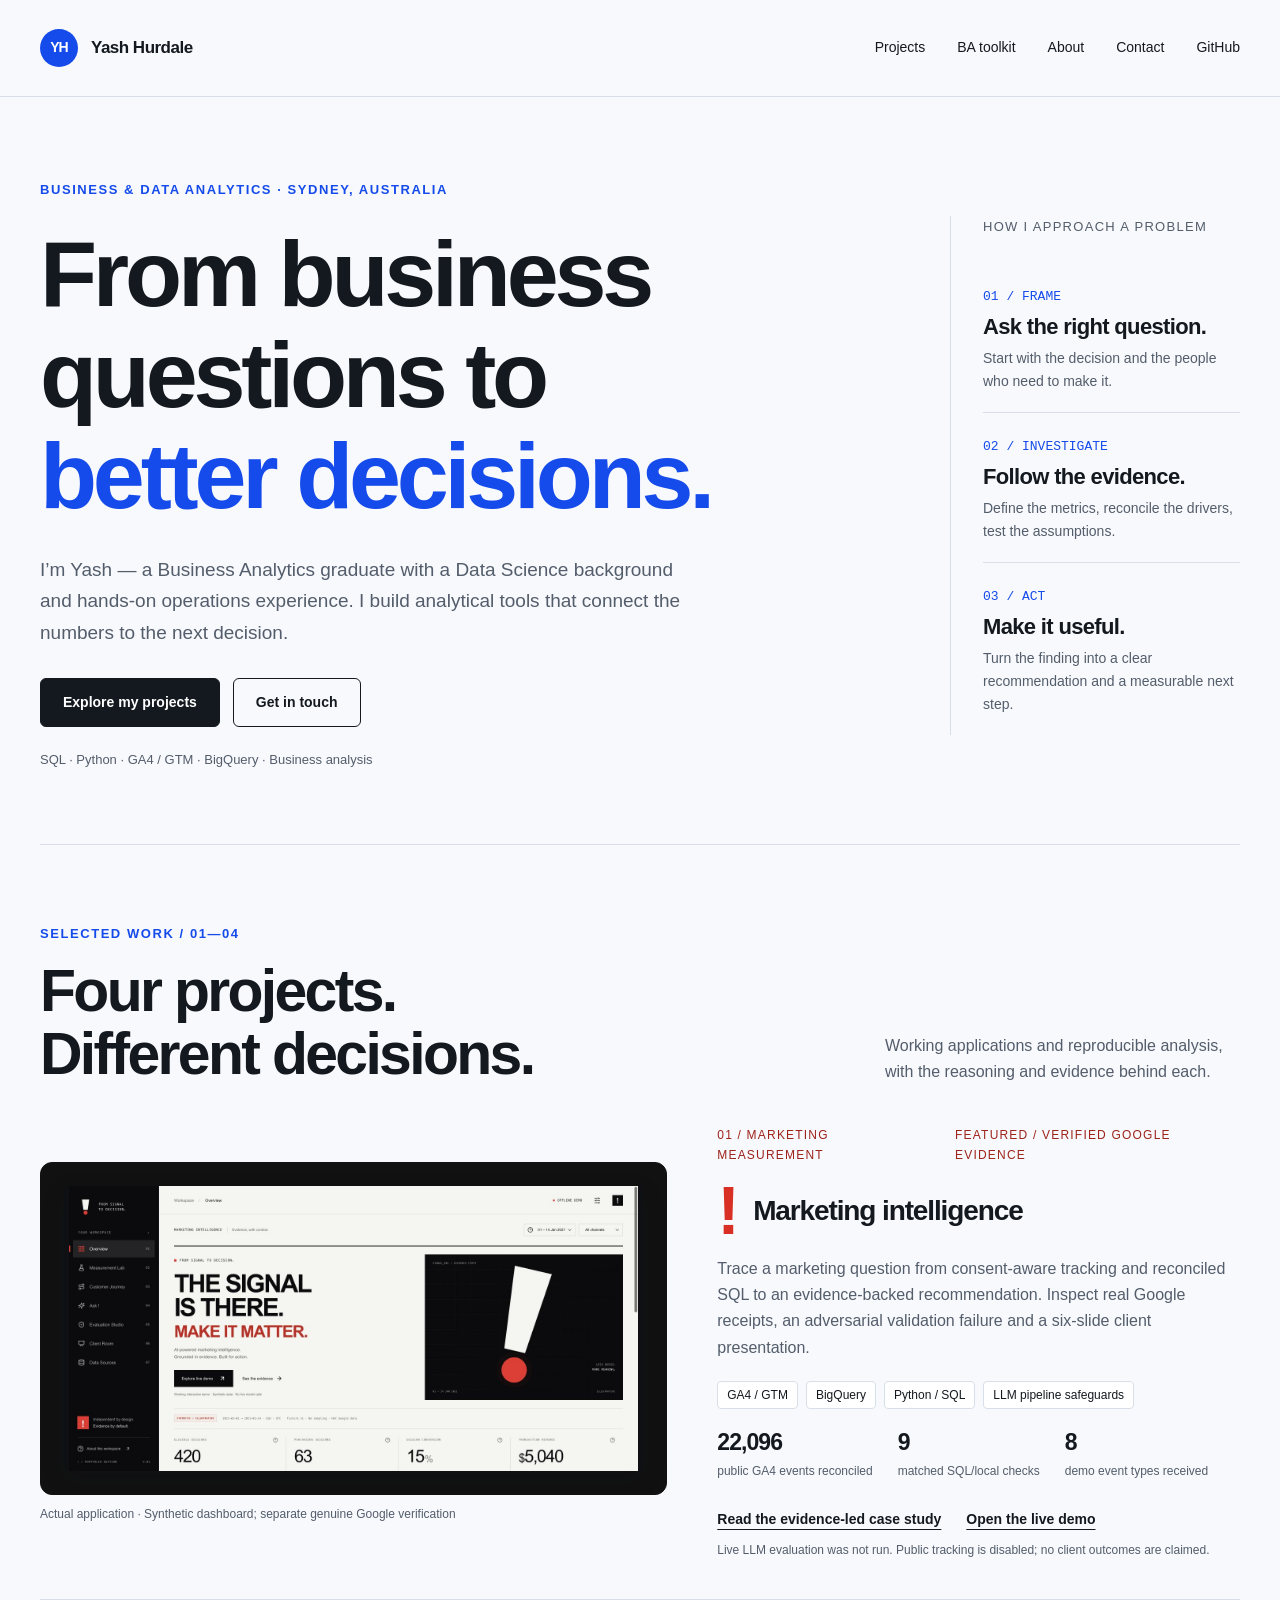
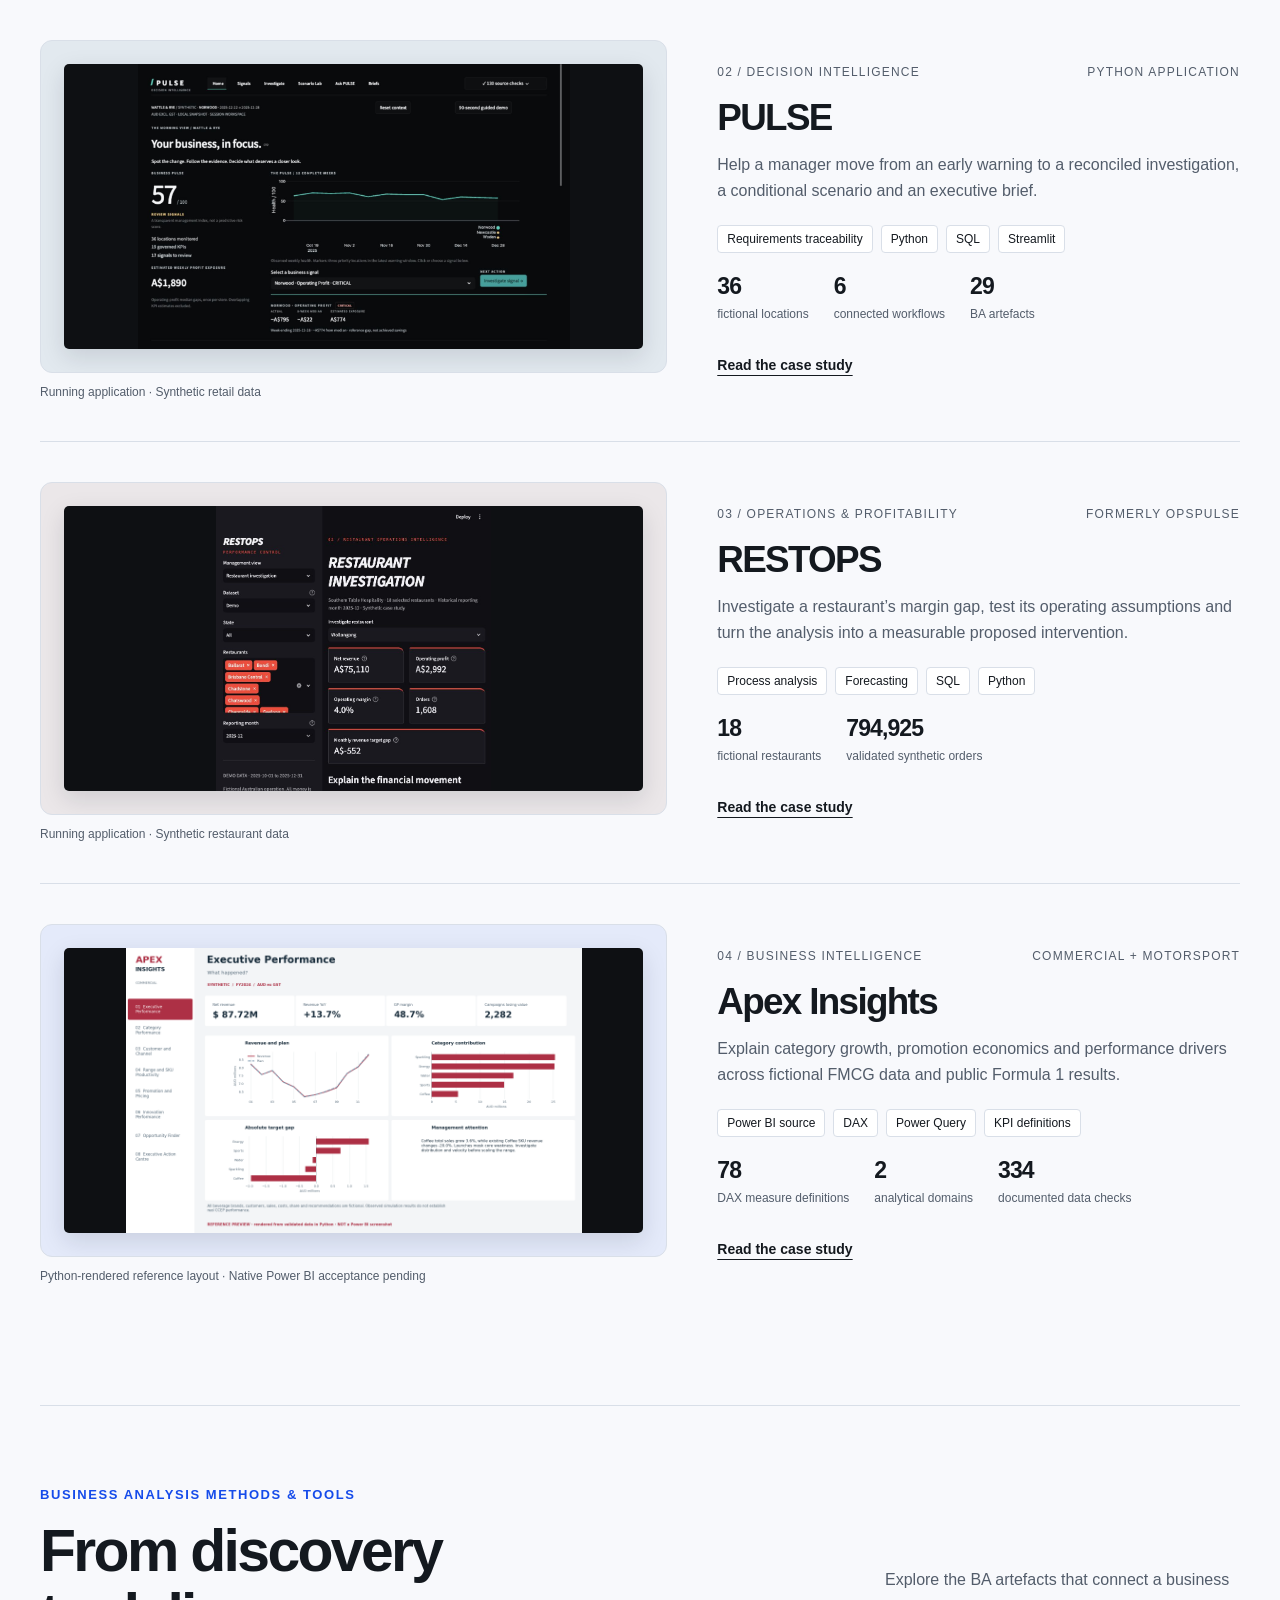
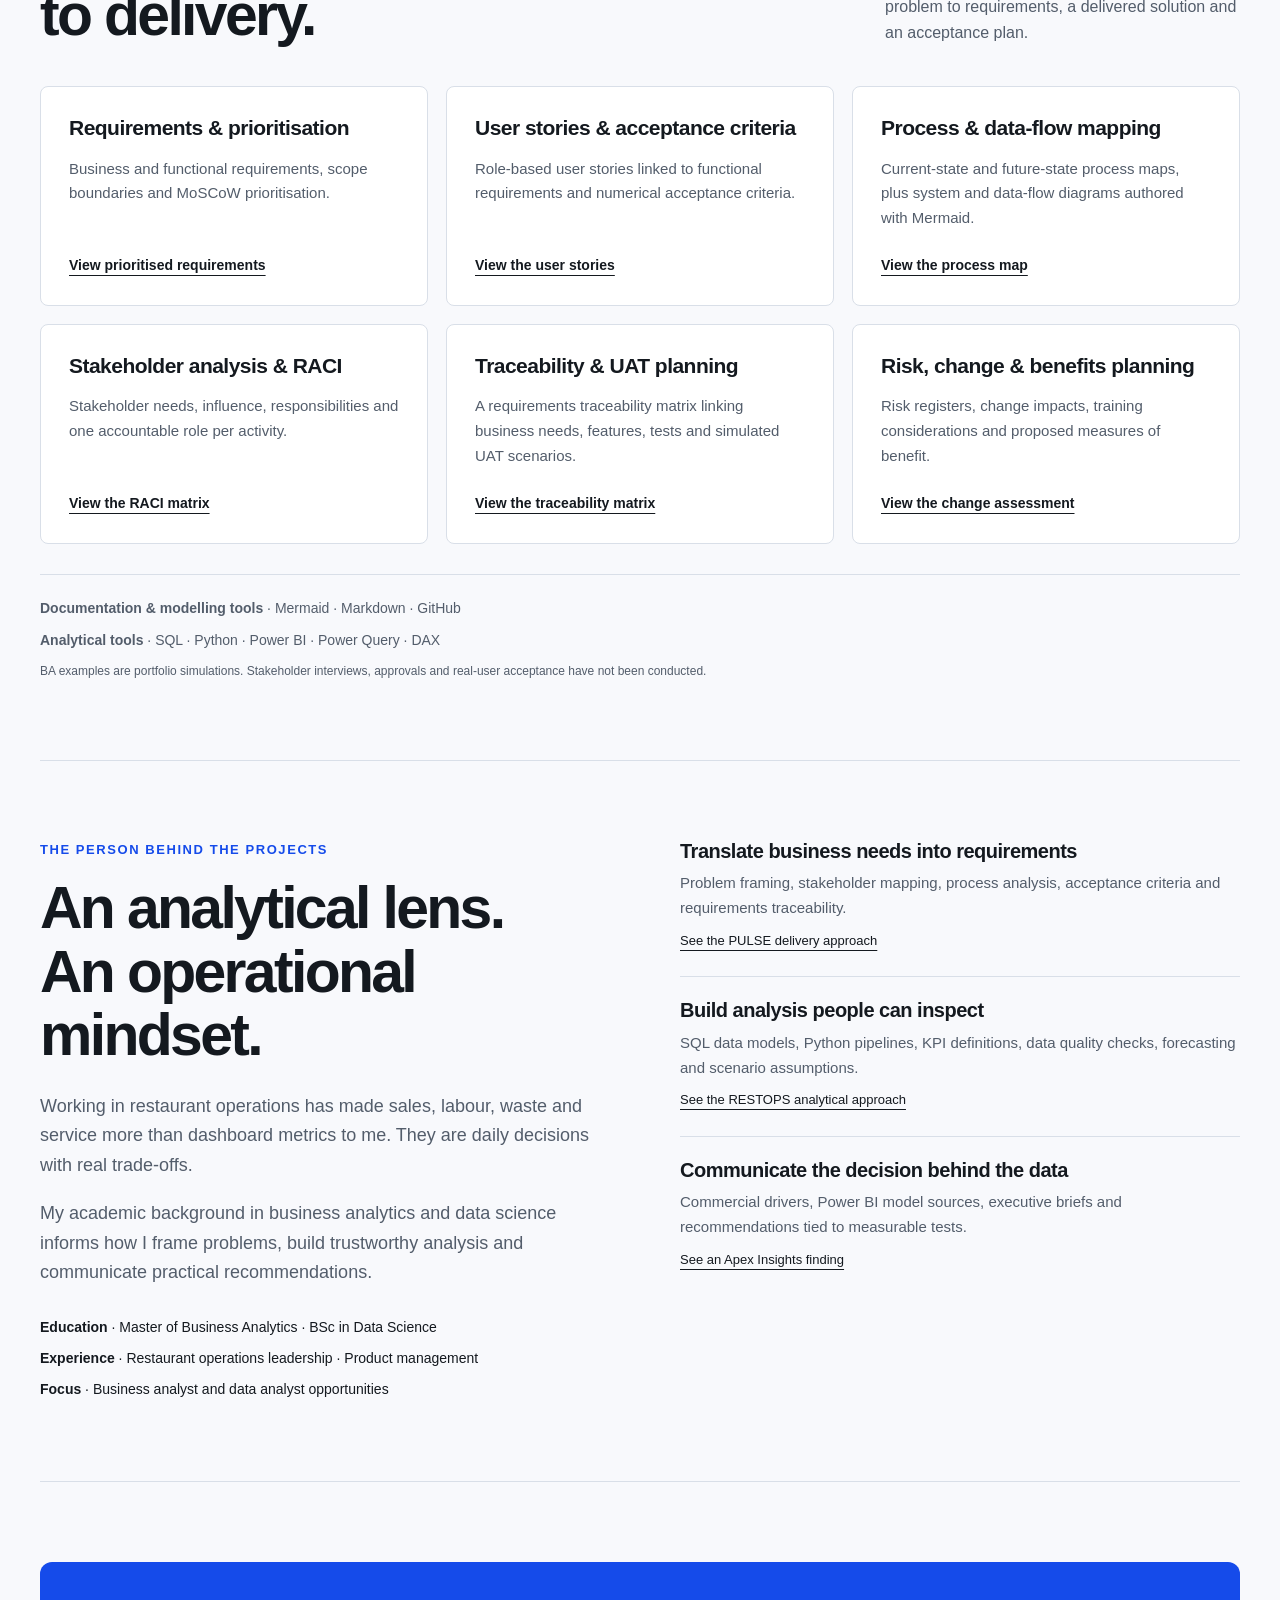
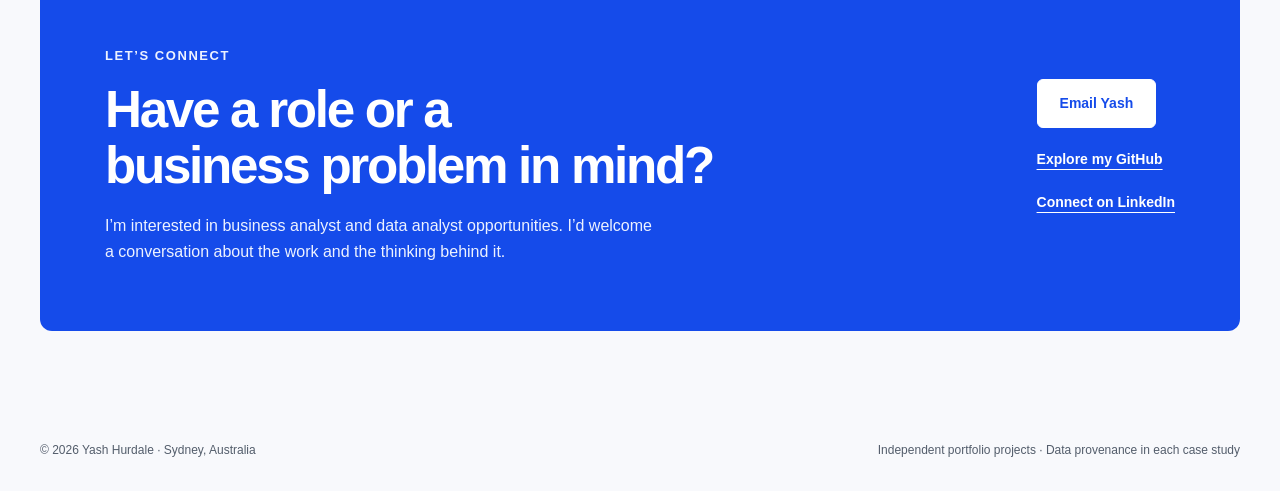
<file: index.html>
<!doctype html>
<html lang="en-AU"><head><meta charset="utf-8"><meta name="viewport" content="width=device-width,initial-scale=1"><title>Yash Hurdale | Business & Data Analytics Portfolio</title><meta name="description" content="Yash Hurdale’s business and data analytics portfolio. Explore !, PULSE, RESTOPS and Apex Insights: decision tools, commercial analysis and evidence-backed case studies."><link rel="icon" type="image/svg+xml" href="data:image/svg+xml,%3Csvg xmlns='http://www.w3.org/2000/svg' viewBox='0 0 32 32'%3E%3Crect width='32' height='32' rx='16' fill='%23154bea'/%3E%3Ctext x='16' y='21' text-anchor='middle' font-family='Arial' font-weight='bold' font-size='13' fill='white'%3EYH%3C/text%3E%3C/svg%3E"><link rel="stylesheet" href="styles.css"><link rel="canonical" href="https://yashayyy27.github.io/"><meta property="og:type" content="website"><meta property="og:title" content="Yash Hurdale | Business & Data Analytics Portfolio"><meta property="og:description" content="Explore !, PULSE, RESTOPS and Apex Insights: reproducible analysis, verified evidence and practical business decisions."><meta property="og:url" content="https://yashayyy27.github.io/"><meta property="og:image" content="https://yashayyy27.github.io/exclamation-overview.jpg"><meta property="og:image:alt" content="The ! portfolio application, with clearly labelled synthetic analytics."><meta name="twitter:card" content="summary_large_image"></head><body>
<a class="skip" href="#main">Skip to content</a>
<header class="header"><nav class="nav wrap" aria-label="Main navigation"><a class="brand" href="index.html"><span class="monogram" aria-hidden="true">YH</span>Yash Hurdale</a><div class="nav-links"><a href="#projects">Projects</a><a href="#ba-toolkit">BA toolkit</a><a href="#about">About</a><a href="#contact">Contact</a><a class="github-nav" href="https://github.com/yashayyy27">GitHub</a></div></nav></header>
<main id="main" class="wrap">
<section class="hero" aria-labelledby="hero-title"><div><p class="eyebrow blue">Business & data analytics · Sydney, Australia</p><h1 id="hero-title">From business<br>questions to<br><span>better decisions.</span></h1><p class="hero-description">I’m Yash — a Business Analytics graduate with a Data Science background and hands-on operations experience. I build analytical tools that connect the numbers to the next decision.</p><div class="buttons"><a class="button primary" href="#projects">Explore my projects</a><a class="button secondary" href="#contact">Get in touch</a></div><p class="hero-note">SQL · Python · GA4 / GTM · BigQuery · Business analysis</p></div><aside class="practice" aria-label="Analytical approach"><p class="practice-title">How I approach a problem</p><div class="practice-step"><span>01 / FRAME</span><strong>Ask the right question.</strong><p>Start with the decision and the people who need to make it.</p></div><div class="practice-step"><span>02 / INVESTIGATE</span><strong>Follow the evidence.</strong><p>Define the metrics, reconcile the drivers, test the assumptions.</p></div><div class="practice-step"><span>03 / ACT</span><strong>Make it useful.</strong><p>Turn the finding into a clear recommendation and a measurable next step.</p></div></aside></section>
<section class="section" id="projects" aria-labelledby="projects-title"><div class="section-title"><div><p class="eyebrow blue">Selected work / 01—04</p><h2 id="projects-title">Four projects.<br>Different decisions.</h2></div><p>Working applications and reproducible analysis, with the reasoning and evidence behind each.</p></div>
<article class="project project-exclamation"><div><a class="project-image exclamation" href="exclamation.html" aria-label="Read the ! marketing intelligence case study"><img src="exclamation-overview.jpg" alt="! marketing intelligence application showing its clearly labelled synthetic analytics workspace" width="1440" height="722" fetchpriority="high"></a><p class="caption">Actual application · Synthetic dashboard; separate genuine Google verification</p></div><div><div class="project-meta"><span>01 / Marketing measurement</span><span>Featured / Verified Google evidence</span></div><h3><span class="exclamation-wordmark">!</span><span class="project-subtitle">Marketing intelligence</span></h3><p class="project-description">Trace a marketing question from consent-aware tracking and reconciled SQL to an evidence-backed recommendation. Inspect real Google receipts, an adversarial validation failure and a six-slide client presentation.</p><div class="tags"><span class="tag">GA4 / GTM</span><span class="tag">BigQuery</span><span class="tag">Python / SQL</span><span class="tag">LLM pipeline safeguards</span></div><div class="facts"><div class="fact"><strong>22,096</strong><span>public GA4 events reconciled</span></div><div class="fact"><strong>9</strong><span>matched SQL/local checks</span></div><div class="fact"><strong>8</strong><span>demo event types received</span></div></div><div class="project-links"><a class="text-link" href="exclamation.html">Read the evidence-led case study</a><a class="text-link" href="https://yashayyy27.github.io/exclamation-ai/">Open the live demo</a></div><p class="caption">Live LLM evaluation was not run. Public tracking is disabled; no client outcomes are claimed.</p></div></article>
<article class="project"><div><a class="project-image pulse" href="pulse.html" aria-label="Read the PULSE case study"><img src="pulse-home.jpg" alt="PULSE application showing business health, weekly signals and a selected Norwood profit warning" width="1421" height="937" loading="lazy"></a><p class="caption">Running application · Synthetic retail data</p></div><div><div class="project-meta"><span>02 / Decision intelligence</span><span>Python application</span></div><h3>PULSE</h3><p class="project-description">Help a manager move from an early warning to a reconciled investigation, a conditional scenario and an executive brief.</p><div class="tags"><span class="tag">Requirements traceability</span><span class="tag">Python</span><span class="tag">SQL</span><span class="tag">Streamlit</span></div><div class="facts"><div class="fact"><strong>36</strong><span>fictional locations</span></div><div class="fact"><strong>6</strong><span>connected workflows</span></div><div class="fact"><strong>29</strong><span>BA artefacts</span></div></div><a class="text-link" href="pulse.html">Read the case study</a></div></article>
<article class="project"><div><a class="project-image restops" href="restops.html" aria-label="Read the RESTOPS case study"><img src="restops-investigate.jpg" alt="RESTOPS application showing the restaurant investigation workflow" width="1420" height="900" loading="lazy"></a><p class="caption">Running application · Synthetic restaurant data</p></div><div><div class="project-meta"><span>03 / Operations & profitability</span><span>Formerly OpsPulse</span></div><h3>RESTOPS</h3><p class="project-description">Investigate a restaurant’s margin gap, test its operating assumptions and turn the analysis into a measurable proposed intervention.</p><div class="tags"><span class="tag">Process analysis</span><span class="tag">Forecasting</span><span class="tag">SQL</span><span class="tag">Python</span></div><div class="facts"><div class="fact"><strong>18</strong><span>fictional restaurants</span></div><div class="fact"><strong>794,925</strong><span>validated synthetic orders</span></div></div><a class="text-link" href="restops.html">Read the case study</a></div></article>
<article class="project"><div><a class="project-image apex" href="apex.html" aria-label="Read the Apex Insights case study"><img src="apex-commercial.png" alt="Apex Insights commercial reference layout showing revenue, category contribution and range performance" width="1920" height="1200" loading="lazy"></a><p class="caption">Python-rendered reference layout · Native Power BI acceptance pending</p></div><div><div class="project-meta"><span>04 / Business intelligence</span><span>Commercial + motorsport</span></div><h3>Apex Insights</h3><p class="project-description">Explain category growth, promotion economics and performance drivers across fictional FMCG data and public Formula 1 results.</p><div class="tags"><span class="tag">Power BI source</span><span class="tag">DAX</span><span class="tag">Power Query</span><span class="tag">KPI definitions</span></div><div class="facts"><div class="fact"><strong>78</strong><span>DAX measure definitions</span></div><div class="fact"><strong>2</strong><span>analytical domains</span></div><div class="fact"><strong>334</strong><span>documented data checks</span></div></div><a class="text-link" href="apex.html">Read the case study</a></div></article>
</section>
<section class="section" id="ba-toolkit" aria-labelledby="ba-title"><div class="section-title"><div><p class="eyebrow blue">Business analysis methods & tools</p><h2 id="ba-title">From discovery<br>to delivery.</h2></div><p>Explore the BA artefacts that connect a business problem to requirements, a delivered solution and an acceptance plan.</p></div><div class="ba-grid"><article class="ba-card"><h3>Requirements & prioritisation</h3><p>Business and functional requirements, scope boundaries and MoSCoW prioritisation.</p><a class="text-link" href="https://github.com/yashayyy27/PULSE/blob/main/docs/business-analysis/07-business-requirements.md">View prioritised requirements</a></article><article class="ba-card"><h3>User stories & acceptance criteria</h3><p>Role-based user stories linked to functional requirements and numerical acceptance criteria.</p><a class="text-link" href="https://github.com/yashayyy27/PULSE/blob/main/docs/business-analysis/10-user-stories.md">View the user stories</a></article><article class="ba-card"><h3>Process & data-flow mapping</h3><p>Current-state and future-state process maps, plus system and data-flow diagrams authored with Mermaid.</p><a class="text-link" href="https://github.com/yashayyy27/PULSE/blob/main/docs/business-analysis/14-process-map.md">View the process map</a></article><article class="ba-card"><h3>Stakeholder analysis & RACI</h3><p>Stakeholder needs, influence, responsibilities and one accountable role per activity.</p><a class="text-link" href="https://github.com/yashayyy27/PULSE/blob/main/docs/business-analysis/28-raci-matrix.md">View the RACI matrix</a></article><article class="ba-card"><h3>Traceability & UAT planning</h3><p>A requirements traceability matrix linking business needs, features, tests and simulated UAT scenarios.</p><a class="text-link" href="https://github.com/yashayyy27/PULSE/blob/main/docs/business-analysis/16-traceability-matrix.md">View the traceability matrix</a></article><article class="ba-card"><h3>Risk, change & benefits planning</h3><p>Risk registers, change impacts, training considerations and proposed measures of benefit.</p><a class="text-link" href="https://github.com/yashayyy27/PULSE/blob/main/docs/business-analysis/22-change-impact-assessment.md">View the change assessment</a></article></div><div class="ba-tools"><p><strong>Documentation & modelling tools</strong> · Mermaid · Markdown · GitHub</p><p><strong>Analytical tools</strong> · SQL · Python · Power BI · Power Query · DAX</p></div><p class="caption">BA examples are portfolio simulations. Stakeholder interviews, approvals and real-user acceptance have not been conducted.</p></section>
<section class="section" id="about" aria-labelledby="about-title"><div class="about-grid"><div><p class="eyebrow blue">The person behind the projects</p><h2 id="about-title">An analytical lens.<br>An operational mindset.</h2><p class="about-copy">Working in restaurant operations has made sales, labour, waste and service more than dashboard metrics to me. They are daily decisions with real trade-offs.</p><p class="about-copy">My academic background in business analytics and data science informs how I frame problems, build trustworthy analysis and communicate practical recommendations.</p><div class="background"><p><strong>Education</strong> · Master of Business Analytics · BSc in Data Science</p><p><strong>Experience</strong> · Restaurant operations leadership · Product management</p><p><strong>Focus</strong> · Business analyst and data analyst opportunities</p></div></div><ul class="skills"><li><h3>Translate business needs into requirements</h3><p>Problem framing, stakeholder mapping, process analysis, acceptance criteria and requirements traceability.</p><a href="pulse.html#approach">See the PULSE delivery approach</a></li><li><h3>Build analysis people can inspect</h3><p>SQL data models, Python pipelines, KPI definitions, data quality checks, forecasting and scenario assumptions.</p><a href="restops.html#approach">See the RESTOPS analytical approach</a></li><li><h3>Communicate the decision behind the data</h3><p>Commercial drivers, Power BI model sources, executive briefs and recommendations tied to measurable tests.</p><a href="apex.html#finding">See an Apex Insights finding</a></li></ul></div></section>
<section class="section" id="contact" aria-labelledby="contact-title"><div class="contact"><div><p class="eyebrow">Let’s connect</p><h2 id="contact-title">Have a role or a<br>business problem in mind?</h2><p>I’m interested in business analyst and data analyst opportunities. I’d welcome a conversation about the work and the thinking behind it.</p></div><div class="contact-links"><a class="button" href="mailto:yash.h2700@gmail.com">Email Yash</a><a class="text-link" href="https://github.com/yashayyy27">Explore my GitHub</a><a class="text-link" href="https://www.linkedin.com/in/yash-hurdale-ba47a4178/">Connect on LinkedIn</a></div></div></section>
</main><footer class="footer wrap"><span>© 2026 Yash Hurdale · Sydney, Australia</span><span>Independent portfolio projects · Data provenance in each case study</span></footer></body></html>
</file>
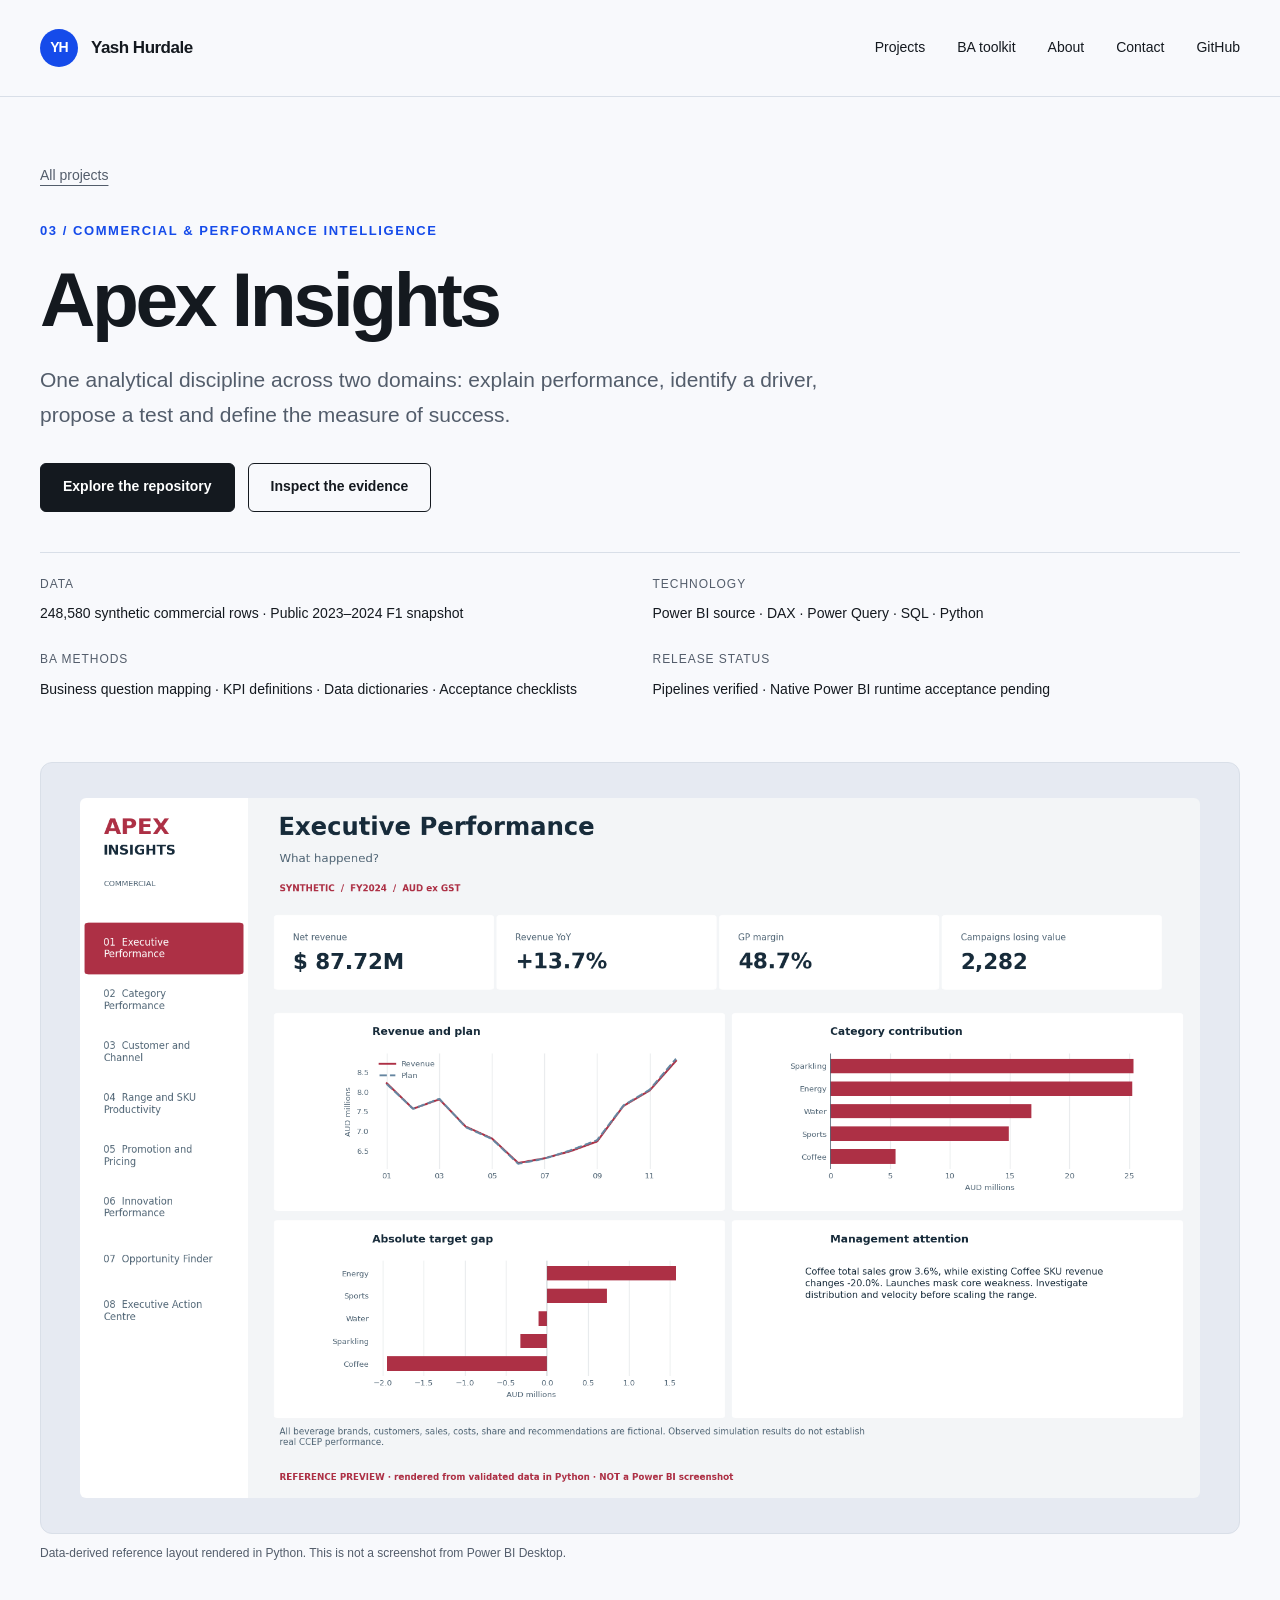
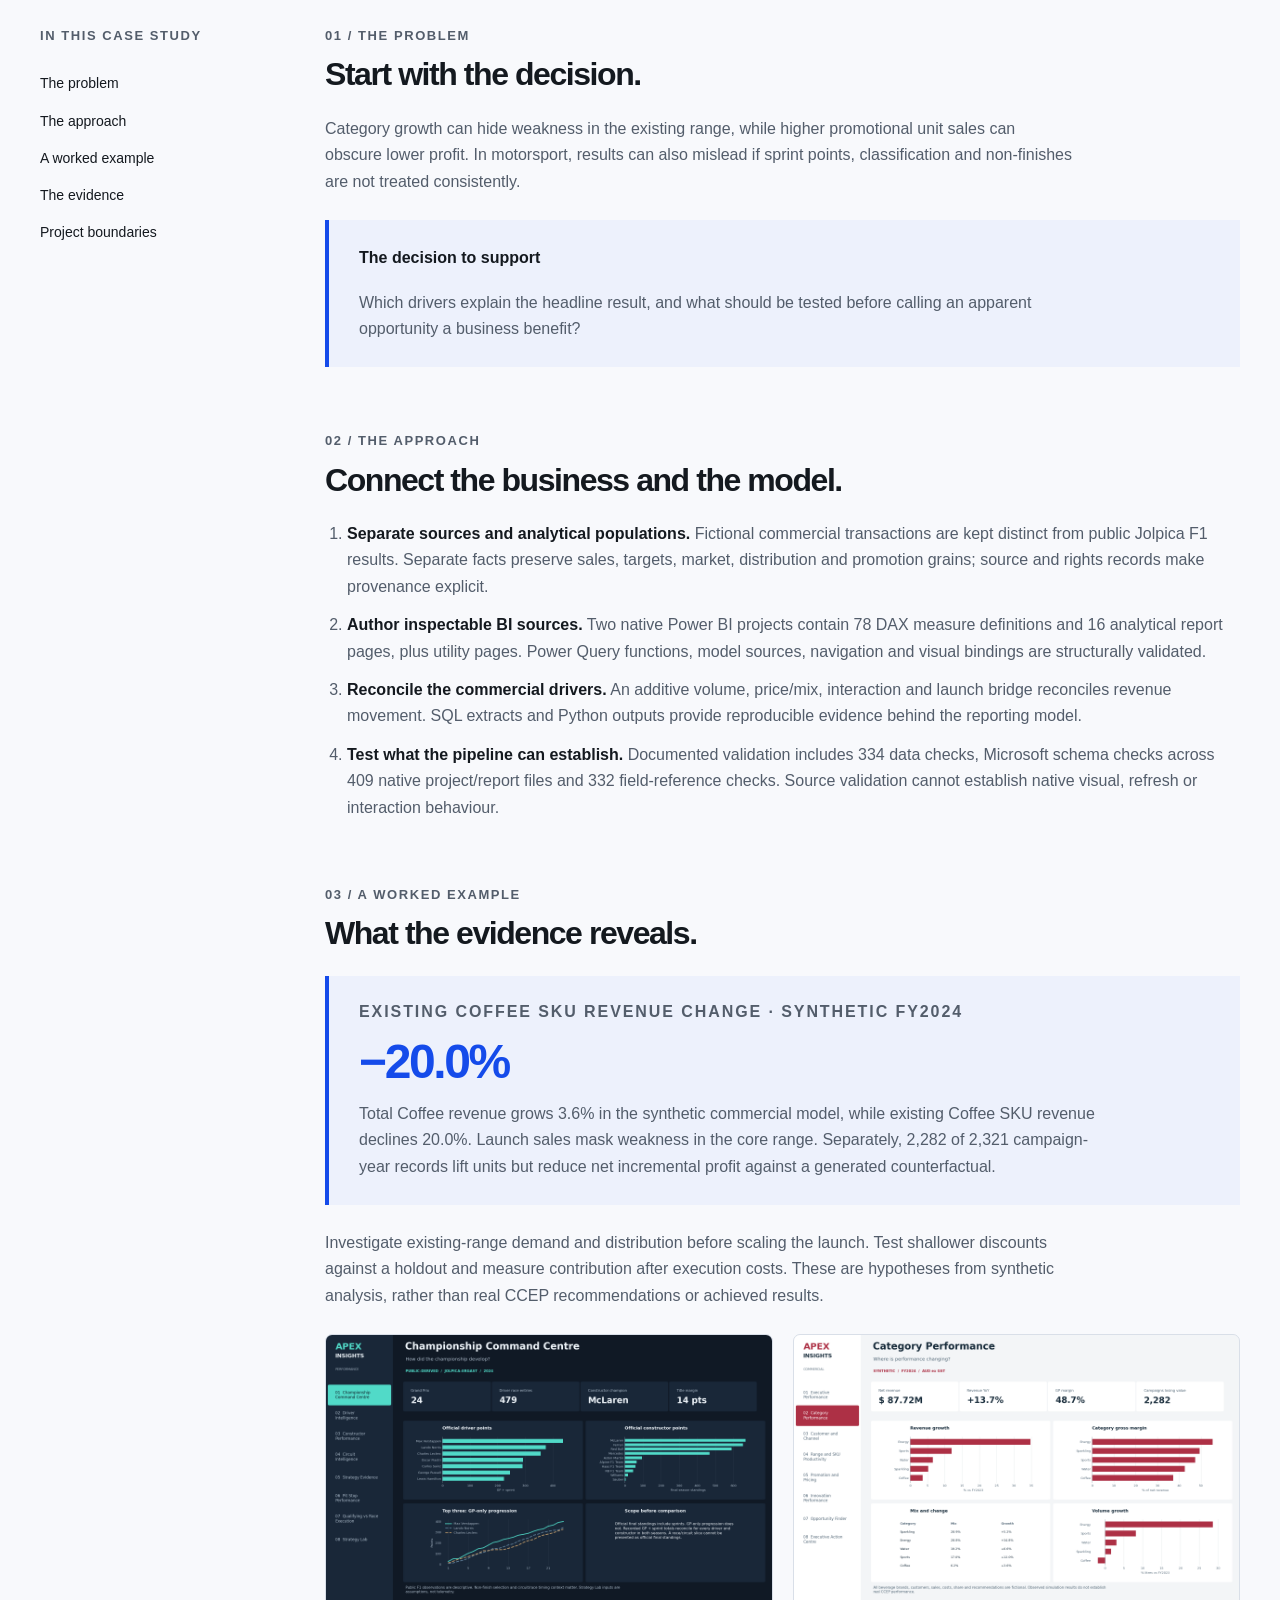
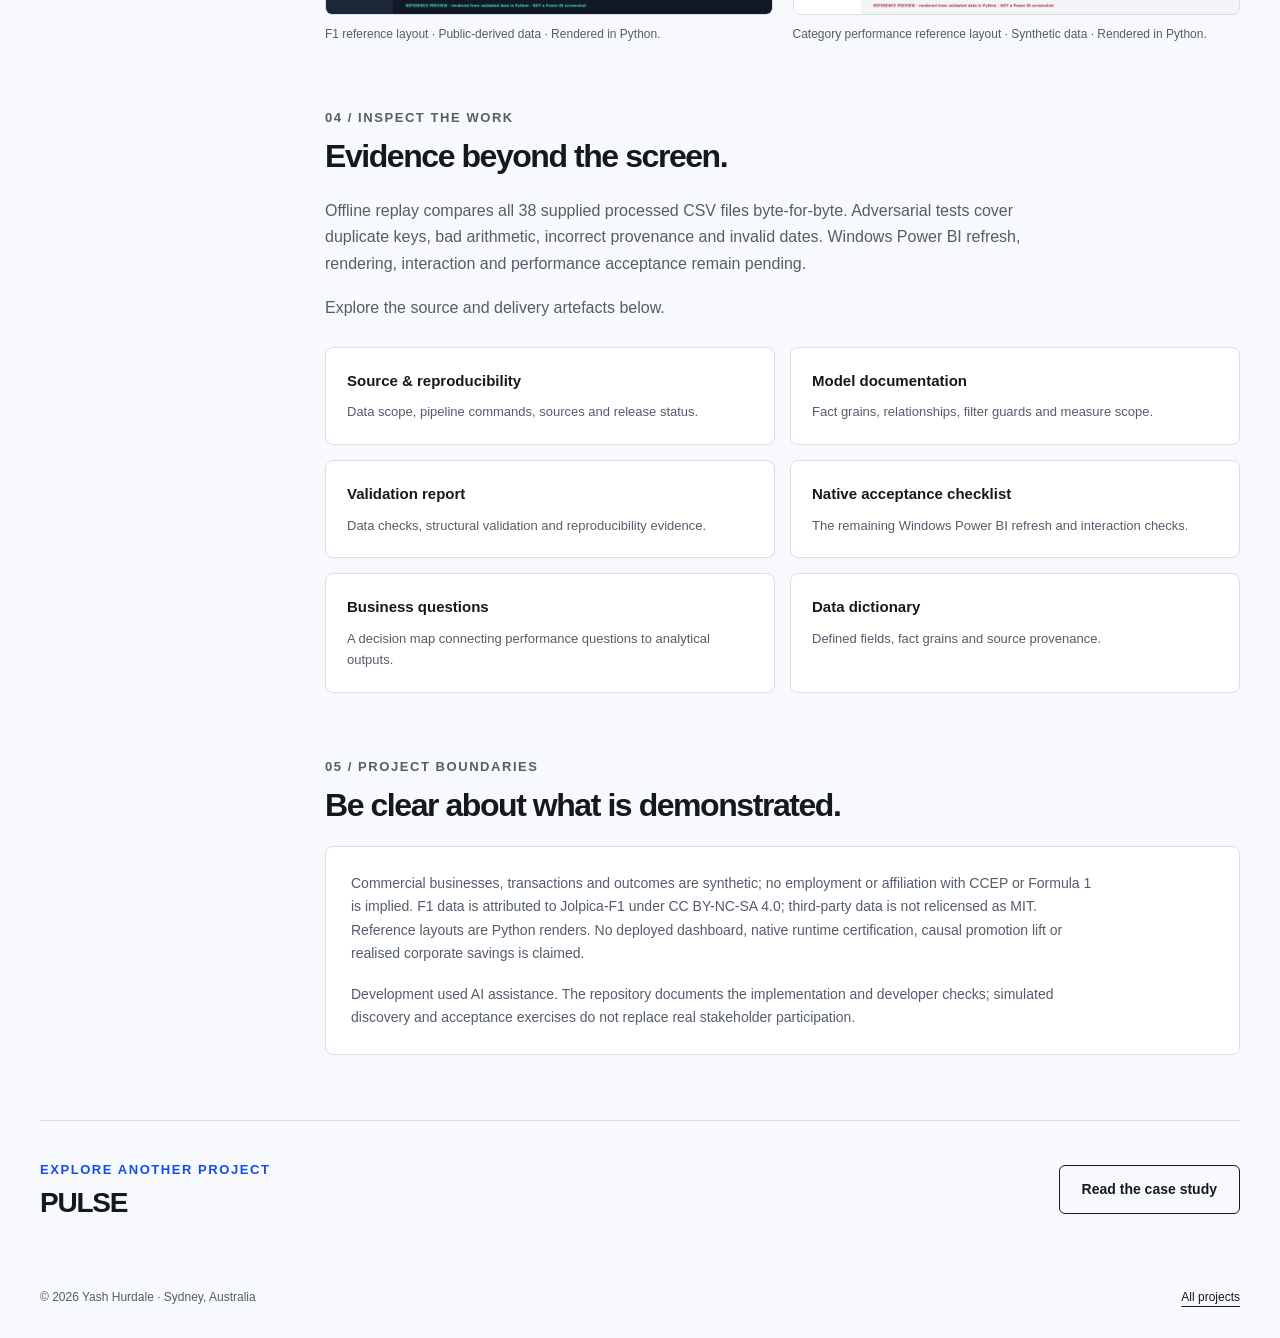
<file: apex.html>
<!doctype html>
<html lang="en-AU"><head><meta charset="utf-8"><meta name="viewport" content="width=device-width,initial-scale=1"><title>Apex Insights case study | Yash Hurdale</title><meta name="description" content="One analytical discipline across two domains: explain performance, identify a driver, propose a test and define the measure of success."><link rel="icon" type="image/svg+xml" href="data:image/svg+xml,%3Csvg xmlns='http://www.w3.org/2000/svg' viewBox='0 0 32 32'%3E%3Crect width='32' height='32' rx='16' fill='%23154bea'/%3E%3Ctext x='16' y='21' text-anchor='middle' font-family='Arial' font-weight='bold' font-size='13' fill='white'%3EYH%3C/text%3E%3C/svg%3E"><link rel="stylesheet" href="styles.css"></head><body><a class="skip" href="#main">Skip to content</a><header class="header"><nav class="nav wrap" aria-label="Main navigation"><a class="brand" href="index.html"><span class="monogram" aria-hidden="true">YH</span>Yash Hurdale</a><div class="nav-links"><a href="index.html#projects">Projects</a><a href="index.html#ba-toolkit">BA toolkit</a><a href="index.html#about">About</a><a href="index.html#contact">Contact</a><a class="github-nav" href="https://github.com/yashayyy27">GitHub</a></div></nav></header><main id="main" class="wrap"><section class="case-hero"><a class="back" href="index.html#projects">All projects</a><p class="eyebrow blue">03 / Commercial &amp; performance intelligence</p><h1>Apex Insights</h1><p class="case-intro">One analytical discipline across two domains: explain performance, identify a driver, propose a test and define the measure of success.</p><div class="buttons"><a class="button primary" href="https://github.com/yashayyy27/apex-insights">Explore the repository</a><a class="button secondary" href="#evidence">Inspect the evidence</a></div><dl class="case-meta"><div><dt>Data</dt><dd>248,580 synthetic commercial rows · Public 2023–2024 F1 snapshot</dd></div><div><dt>Technology</dt><dd>Power BI source · DAX · Power Query · SQL · Python</dd></div><div><dt>BA methods</dt><dd>Business question mapping · KPI definitions · Data dictionaries · Acceptance checklists</dd></div><div><dt>Release status</dt><dd>Pipelines verified · Native Power BI runtime acceptance pending</dd></div></dl></section><figure style="margin:0"><div class="case-cover"><a href="apex-commercial.png"><img src="apex-commercial.png" alt="Commercial reference layout with revenue, category contribution and growth findings" fetchpriority="high"></a></div><figcaption class="caption">Data-derived reference layout rendered in Python. This is not a screenshot from Power BI Desktop.</figcaption></figure><div class="case-body"><aside class="case-toc" aria-label="Case study sections"><p class="eyebrow">In this case study</p><a href="#problem">The problem</a><a href="#approach">The approach</a><a href="#finding">A worked example</a><a href="#evidence">The evidence</a><a href="#scope">Project boundaries</a></aside><div><section class="case-section" id="problem"><p class="eyebrow blue">01 / The problem</p><h2>Start with the decision.</h2><p>Category growth can hide weakness in the existing range, while higher promotional unit sales can obscure lower profit. In motorsport, results can also mislead if sprint points, classification and non-finishes are not treated consistently.</p><div class="finding"><p><strong>The decision to support</strong></p><p>Which drivers explain the headline result, and what should be tested before calling an apparent opportunity a business benefit?</p></div></section><section class="case-section" id="approach"><p class="eyebrow blue">02 / The approach</p><h2>Connect the business and the model.</h2><ol><li><strong>Separate sources and analytical populations.</strong> Fictional commercial transactions are kept distinct from public Jolpica F1 results. Separate facts preserve sales, targets, market, distribution and promotion grains; source and rights records make provenance explicit.</li><li><strong>Author inspectable BI sources.</strong> Two native Power BI projects contain 78 DAX measure definitions and 16 analytical report pages, plus utility pages. Power Query functions, model sources, navigation and visual bindings are structurally validated.</li><li><strong>Reconcile the commercial drivers.</strong> An additive volume, price/mix, interaction and launch bridge reconciles revenue movement. SQL extracts and Python outputs provide reproducible evidence behind the reporting model.</li><li><strong>Test what the pipeline can establish.</strong> Documented validation includes 334 data checks, Microsoft schema checks across 409 native project/report files and 332 field-reference checks. Source validation cannot establish native visual, refresh or interaction behaviour.</li></ol></section><section class="case-section" id="finding"><p class="eyebrow blue">03 / A worked example</p><h2>What the evidence reveals.</h2><div class="finding"><p class="eyebrow">Existing Coffee SKU revenue change · Synthetic FY2024</p><span class="number">−20.0%</span><p>Total Coffee revenue grows 3.6% in the synthetic commercial model, while existing Coffee SKU revenue declines 20.0%. Launch sales mask weakness in the core range. Separately, 2,282 of 2,321 campaign-year records lift units but reduce net incremental profit against a generated counterfactual.</p></div><p>Investigate existing-range demand and distribution before scaling the launch. Test shallower discounts against a holdout and measure contribution after execution costs. These are hypotheses from synthetic analysis, rather than real CCEP recommendations or achieved results.</p><div class="gallery"><figure><a href="apex-f1.png"><img src="apex-f1.png" alt="F1 reference layout · Public-derived data · Rendered in Python." loading="lazy"></a><figcaption>F1 reference layout · Public-derived data · Rendered in Python.</figcaption></figure><figure><a href="apex-category.png"><img src="apex-category.png" alt="Category performance reference layout · Synthetic data · Rendered in Python." loading="lazy"></a><figcaption>Category performance reference layout · Synthetic data · Rendered in Python.</figcaption></figure></div></section><section class="case-section" id="evidence"><p class="eyebrow blue">04 / Inspect the work</p><h2>Evidence beyond the screen.</h2><p>Offline replay compares all 38 supplied processed CSV files byte-for-byte. Adversarial tests cover duplicate keys, bad arithmetic, incorrect provenance and invalid dates. Windows Power BI refresh, rendering, interaction and performance acceptance remain pending.</p><p style="margin-bottom:25px">Explore the source and delivery artefacts below.</p><div class="evidence-list"><a class="evidence-link" href="https://github.com/yashayyy27/apex-insights/blob/main/README.md"><strong>Source &amp; reproducibility</strong><span>Data scope, pipeline commands, sources and release status.</span></a><a class="evidence-link" href="https://github.com/yashayyy27/apex-insights/blob/main/powerbi/model_documentation.md"><strong>Model documentation</strong><span>Fact grains, relationships, filter guards and measure scope.</span></a><a class="evidence-link" href="https://github.com/yashayyy27/apex-insights/blob/main/docs/validation_report.md"><strong>Validation report</strong><span>Data checks, structural validation and reproducibility evidence.</span></a><a class="evidence-link" href="https://github.com/yashayyy27/apex-insights/blob/main/powerbi/runtime_acceptance.md"><strong>Native acceptance checklist</strong><span>The remaining Windows Power BI refresh and interaction checks.</span></a><a class="evidence-link" href="https://github.com/yashayyy27/apex-insights/blob/main/docs/business_questions.md"><strong>Business questions</strong><span>A decision map connecting performance questions to analytical outputs.</span></a><a class="evidence-link" href="https://github.com/yashayyy27/apex-insights/blob/main/docs/data_dictionary.md"><strong>Data dictionary</strong><span>Defined fields, fact grains and source provenance.</span></a></div></section><section class="case-section" id="scope"><p class="eyebrow blue">05 / Project boundaries</p><h2>Be clear about what is demonstrated.</h2><div class="scope"><p>Commercial businesses, transactions and outcomes are synthetic; no employment or affiliation with CCEP or Formula 1 is implied. F1 data is attributed to Jolpica-F1 under CC BY-NC-SA 4.0; third-party data is not relicensed as MIT. Reference layouts are Python renders. No deployed dashboard, native runtime certification, causal promotion lift or realised corporate savings is claimed.</p><p>Development used AI assistance. The repository documents the implementation and developer checks; simulated discovery and acceptance exercises do not replace real stakeholder participation.</p></div></section></div></div><div class="next-project"><div><p class="eyebrow blue">Explore another project</p><h3>PULSE</h3></div><a class="button secondary" href="pulse.html">Read the case study</a></div></main><footer class="footer wrap"><span>© 2026 Yash Hurdale · Sydney, Australia</span><a href="index.html#projects">All projects</a></footer></body></html>
</file>
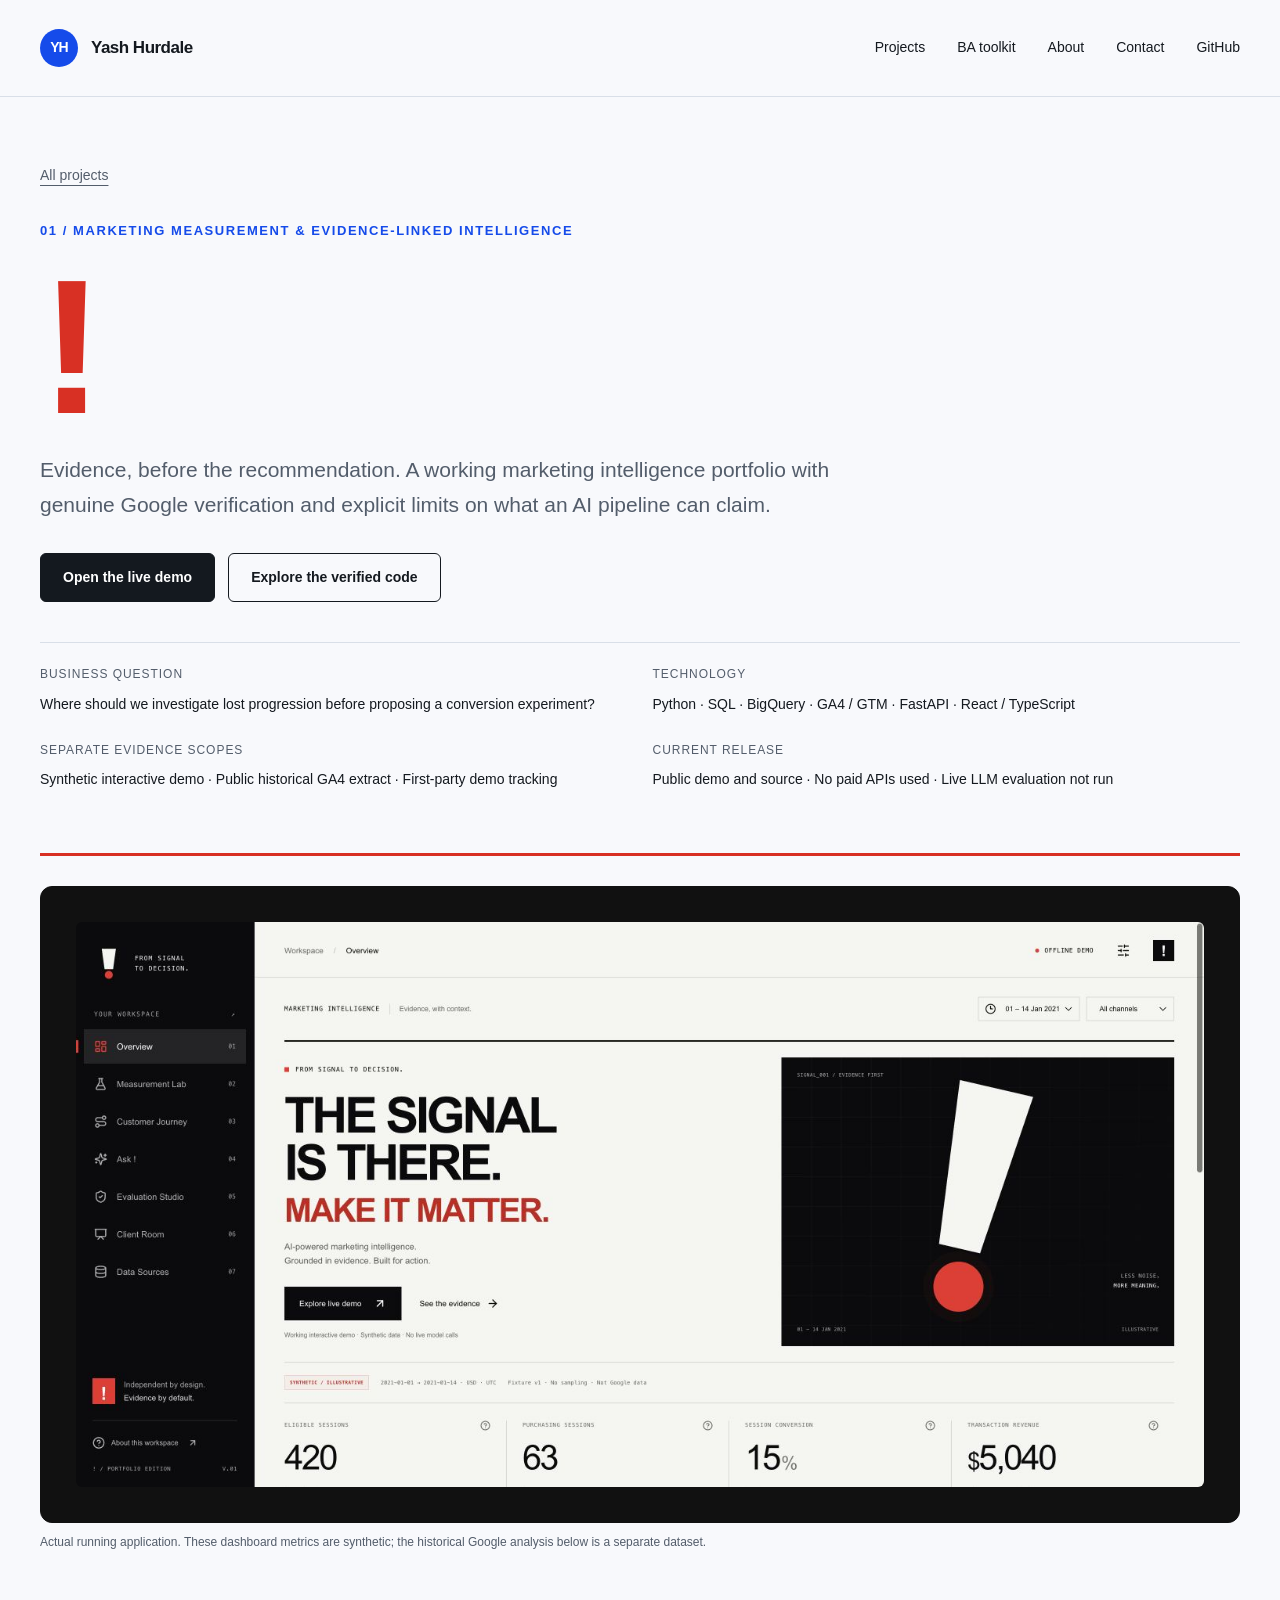
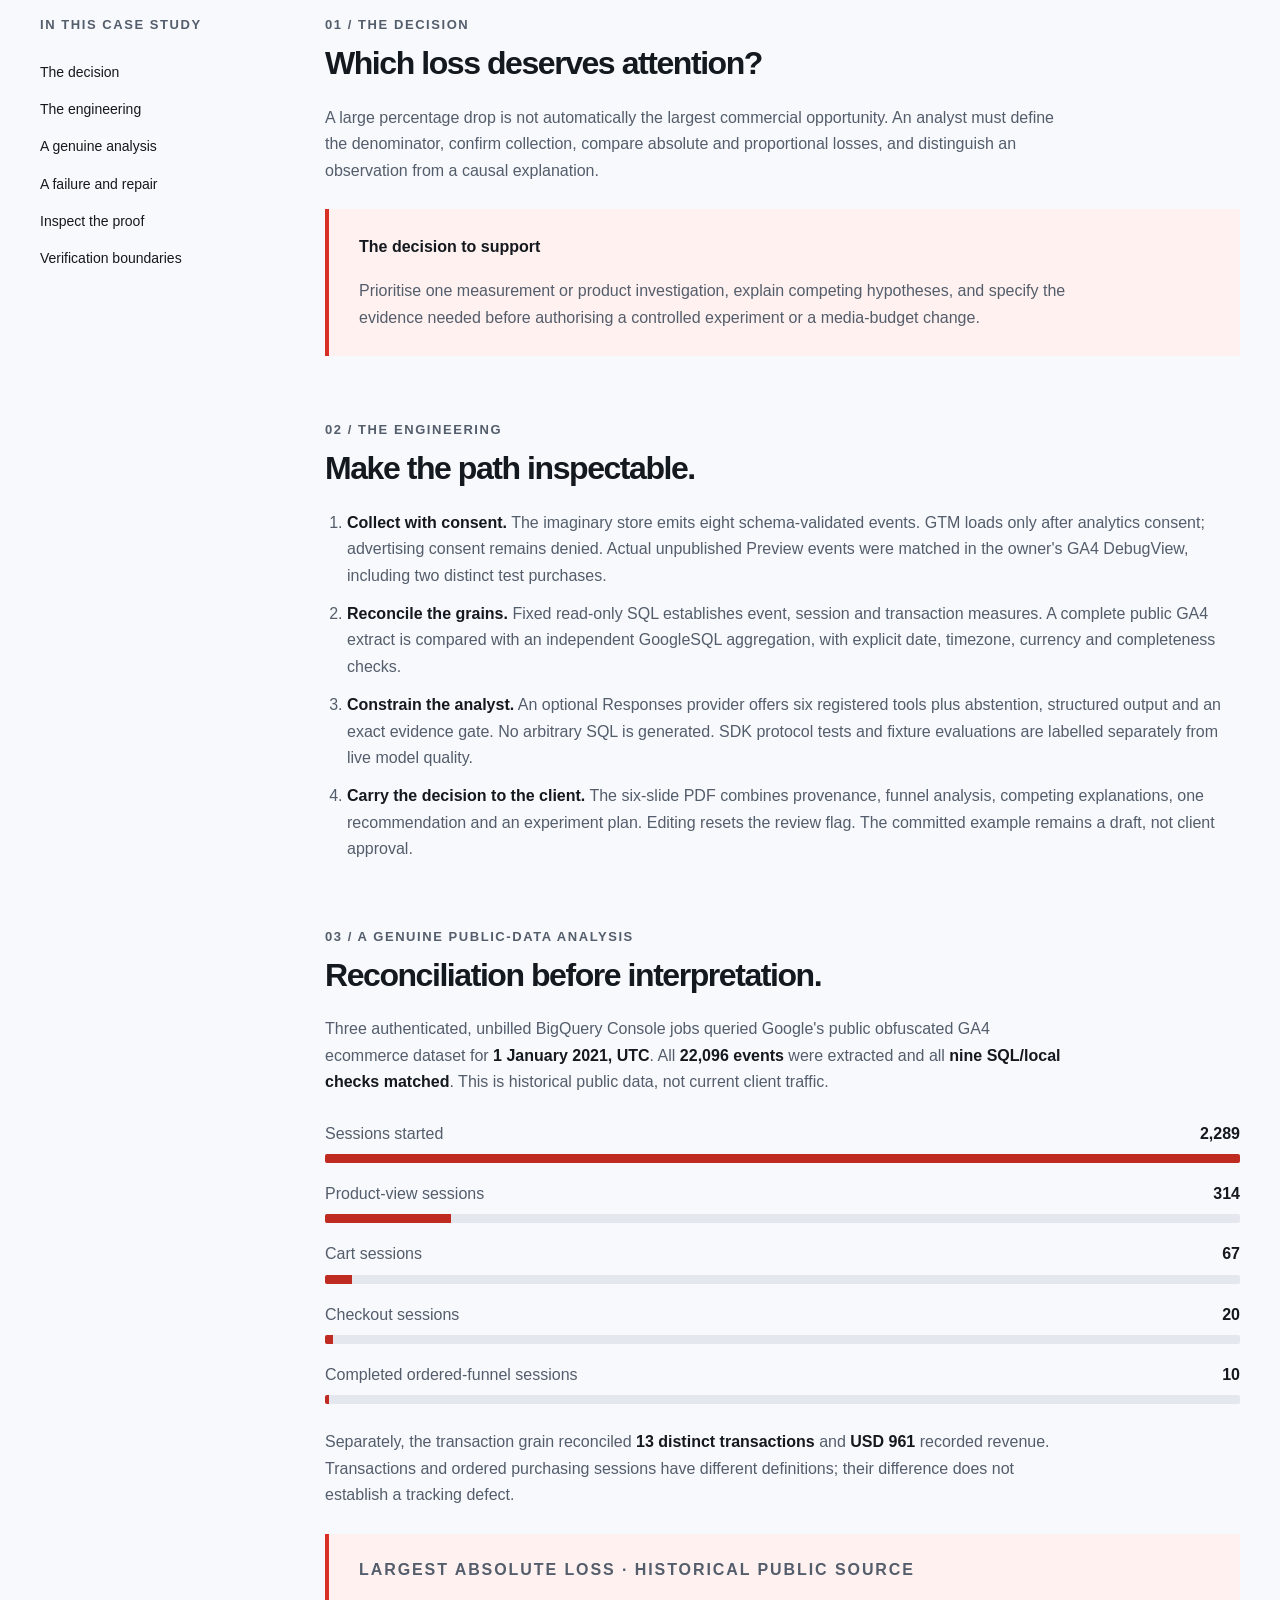
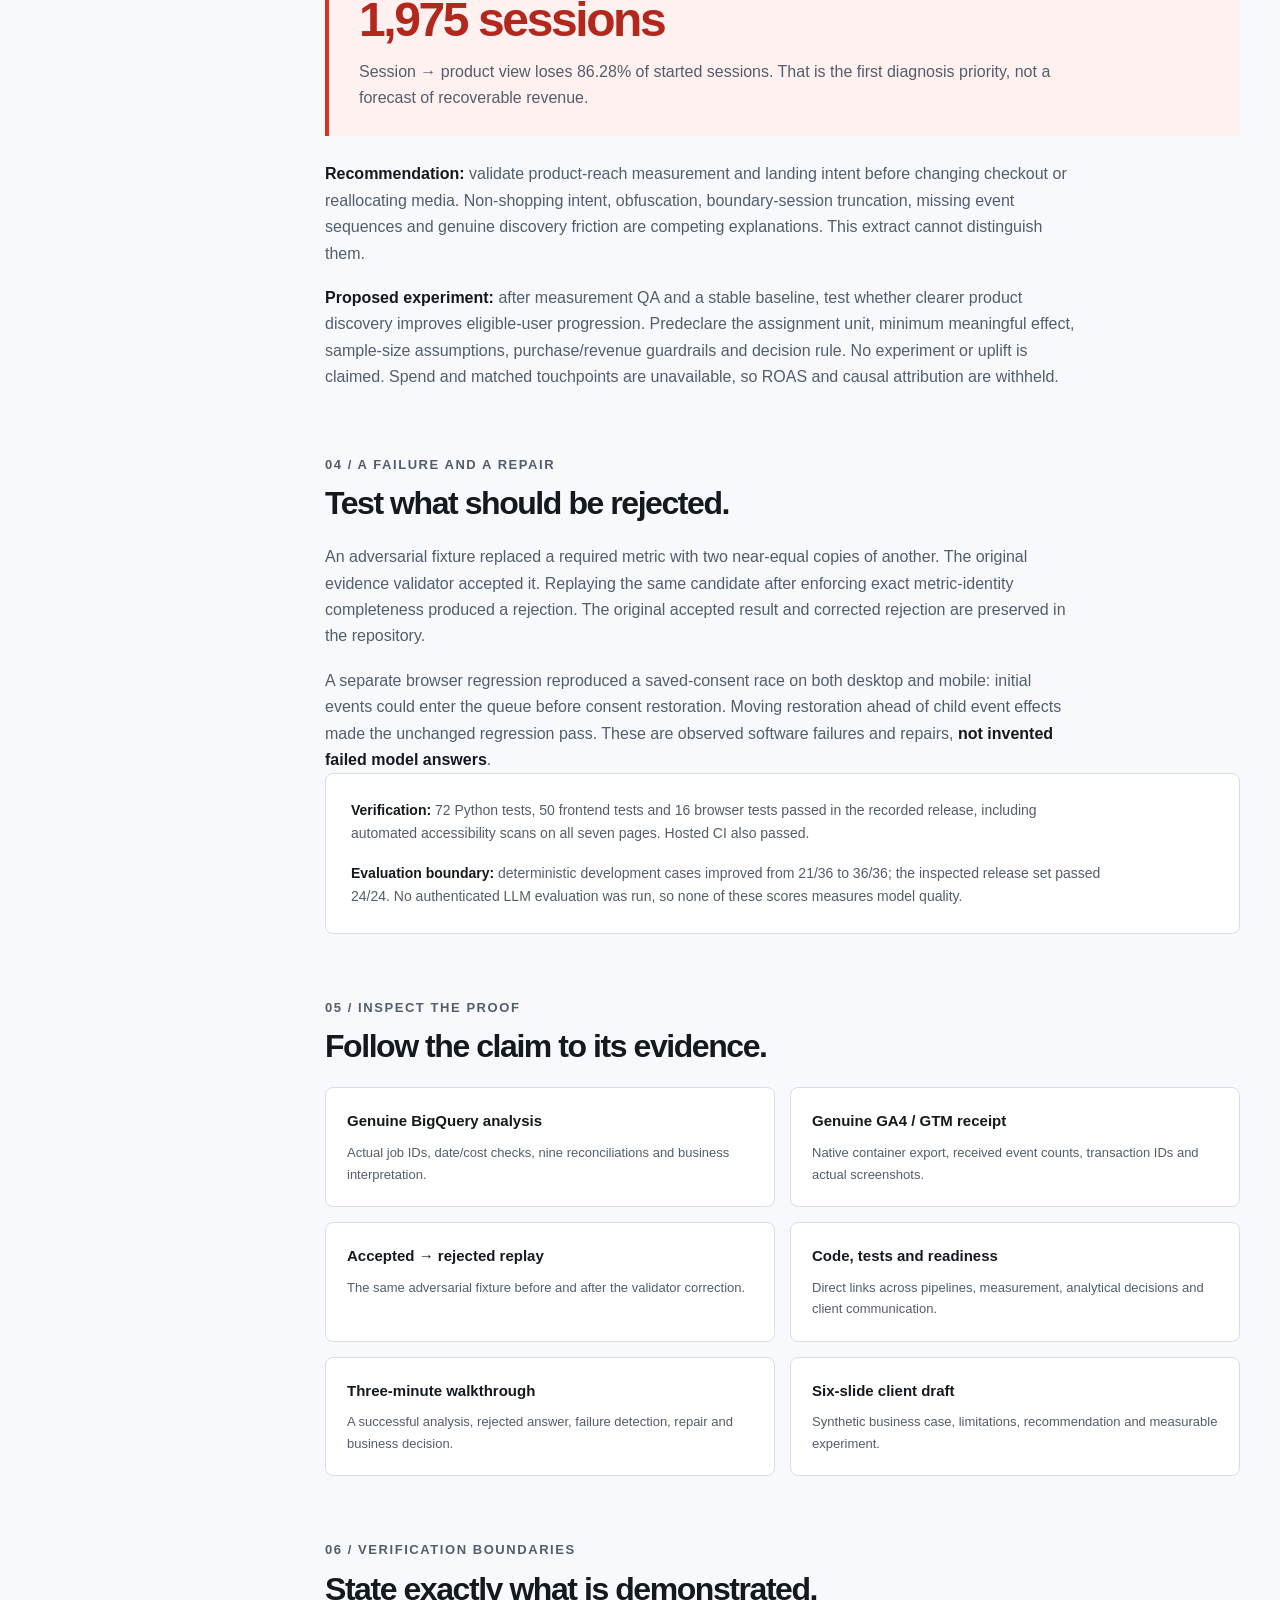
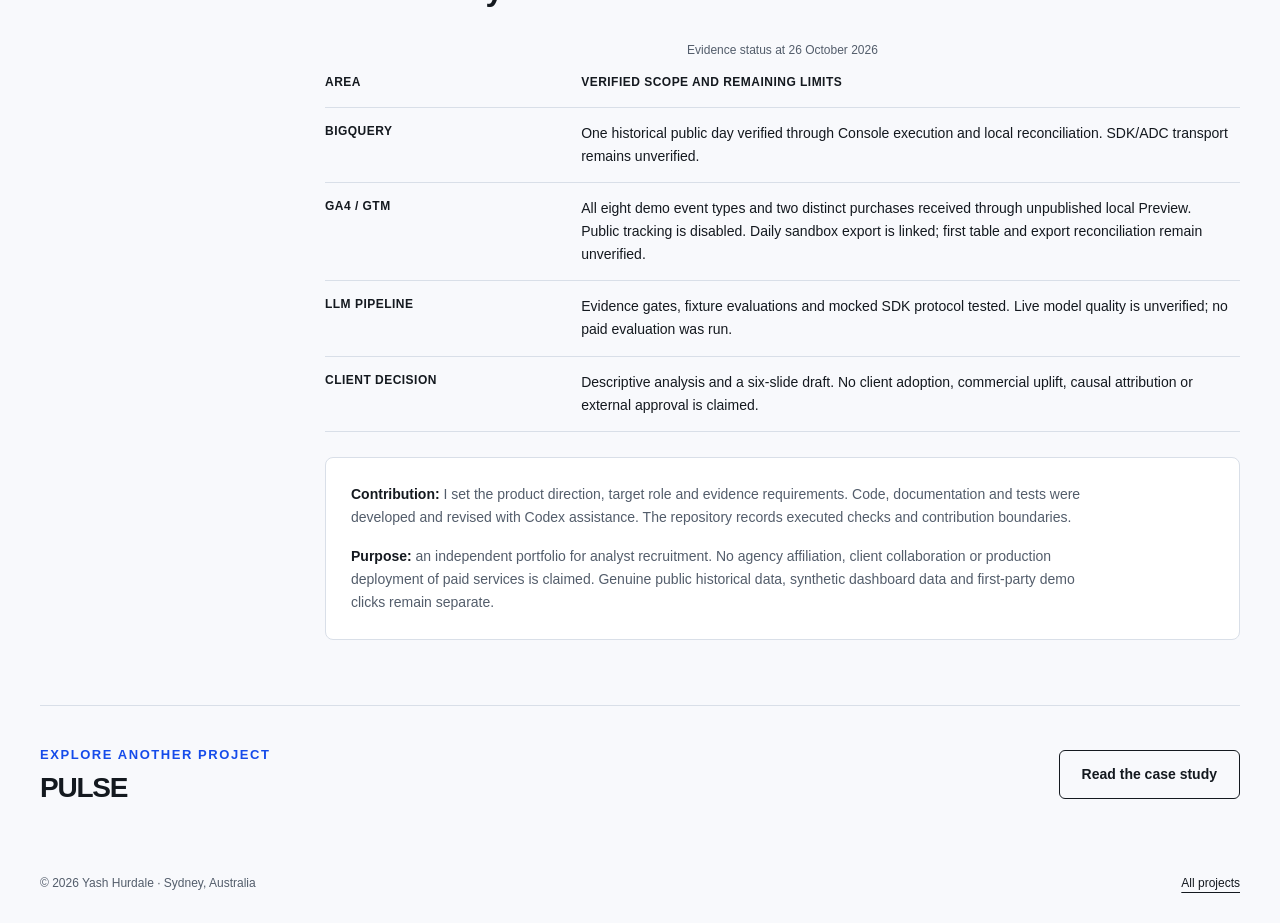
<file: exclamation.html>
<!doctype html>
<html lang="en-AU"><head><meta charset="utf-8"><meta name="viewport" content="width=device-width,initial-scale=1"><title>! — Marketing intelligence case study | Yash Hurdale</title><meta name="description" content="A reproducible marketing measurement case study: genuine GA4/GTM tracking, reconciled BigQuery analysis, bounded LLM pipeline tests and clear client decisions."><link rel="icon" type="image/svg+xml" href="data:image/svg+xml,%3Csvg xmlns='http://www.w3.org/2000/svg' viewBox='0 0 32 32'%3E%3Crect width='32' height='32' rx='16' fill='%23154bea'/%3E%3Ctext x='16' y='21' text-anchor='middle' font-family='Arial' font-weight='bold' font-size='13' fill='white'%3EYH%3C/text%3E%3C/svg%3E"><link rel="stylesheet" href="styles.css"><link rel="canonical" href="https://yashayyy27.github.io/exclamation.html"><meta property="og:type" content="website"><meta property="og:title" content="! — Marketing intelligence | Yash Hurdale"><meta property="og:description" content="Genuine BigQuery reconciliation, GA4/GTM Preview verification and transparent LLM pipeline tests. Explore the live demo and actual evidence."><meta property="og:url" content="https://yashayyy27.github.io/exclamation.html"><meta property="og:image" content="https://yashayyy27.github.io/exclamation-overview.jpg"><meta property="og:image:alt" content="The ! portfolio application, with clearly labelled synthetic analytics."><meta name="twitter:card" content="summary_large_image"></head><body class="exclamation-case">
<a class="skip" href="#main">Skip to content</a>
<header class="header"><nav class="nav wrap" aria-label="Main navigation"><a class="brand" href="index.html"><span class="monogram" aria-hidden="true">YH</span>Yash Hurdale</a><div class="nav-links"><a href="index.html#projects">Projects</a><a href="index.html#ba-toolkit">BA toolkit</a><a href="index.html#about">About</a><a href="index.html#contact">Contact</a><a class="github-nav" href="https://github.com/yashayyy27">GitHub</a></div></nav></header>
<main id="main" class="wrap">
<section class="case-hero" aria-labelledby="case-title">
<a class="back" href="index.html#projects">All projects</a>
<p class="eyebrow blue">01 / Marketing measurement &amp; evidence-linked intelligence</p>
<h1 id="case-title" aria-label="! — the project name is one exclamation mark">!</h1>
<p class="case-intro">Evidence, before the recommendation. A working marketing intelligence portfolio with genuine Google verification and explicit limits on what an AI pipeline can claim.</p>
<div class="buttons"><a class="button primary" href="https://yashayyy27.github.io/exclamation-ai/">Open the live demo</a><a class="button secondary" href="https://github.com/yashayyy27/exclamation-ai">Explore the verified code</a></div>
<dl class="case-meta"><div><dt>Business question</dt><dd>Where should we investigate lost progression before proposing a conversion experiment?</dd></div><div><dt>Technology</dt><dd>Python · SQL · BigQuery · GA4 / GTM · FastAPI · React / TypeScript</dd></div><div><dt>Separate evidence scopes</dt><dd>Synthetic interactive demo · Public historical GA4 extract · First-party demo tracking</dd></div><div><dt>Current release</dt><dd>Public demo and source · No paid APIs used · Live LLM evaluation not run</dd></div></dl>
</section>
<figure style="margin:30px 0 0"><div class="case-cover"><a href="exclamation-overview.jpg"><img src="exclamation-overview.jpg" alt="Actual ! application with 420 synthetic sessions and clearly labelled illustrative analytics" width="1440" height="722" fetchpriority="high"></a></div><figcaption class="caption">Actual running application. These dashboard metrics are synthetic; the historical Google analysis below is a separate dataset.</figcaption></figure>
<div class="case-body"><aside class="case-toc" aria-label="Case study sections"><p class="eyebrow">In this case study</p><a href="#problem">The decision</a><a href="#approach">The engineering</a><a href="#finding">A genuine analysis</a><a href="#failure">A failure and repair</a><a href="#evidence">Inspect the proof</a><a href="#scope">Verification boundaries</a></aside><div>
<section class="case-section" id="problem"><p class="eyebrow blue">01 / The decision</p><h2>Which loss deserves attention?</h2><p>A large percentage drop is not automatically the largest commercial opportunity. An analyst must define the denominator, confirm collection, compare absolute and proportional losses, and distinguish an observation from a causal explanation.</p><div class="finding"><p><strong>The decision to support</strong></p><p>Prioritise one measurement or product investigation, explain competing hypotheses, and specify the evidence needed before authorising a controlled experiment or a media-budget change.</p></div></section>
<section class="case-section" id="approach"><p class="eyebrow blue">02 / The engineering</p><h2>Make the path inspectable.</h2><ol><li><strong>Collect with consent.</strong> The imaginary store emits eight schema-validated events. GTM loads only after analytics consent; advertising consent remains denied. Actual unpublished Preview events were matched in the owner's GA4 DebugView, including two distinct test purchases.</li><li><strong>Reconcile the grains.</strong> Fixed read-only SQL establishes event, session and transaction measures. A complete public GA4 extract is compared with an independent GoogleSQL aggregation, with explicit date, timezone, currency and completeness checks.</li><li><strong>Constrain the analyst.</strong> An optional Responses provider offers six registered tools plus abstention, structured output and an exact evidence gate. No arbitrary SQL is generated. SDK protocol tests and fixture evaluations are labelled separately from live model quality.</li><li><strong>Carry the decision to the client.</strong> The six-slide PDF combines provenance, funnel analysis, competing explanations, one recommendation and an experiment plan. Editing resets the review flag. The committed example remains a draft, not client approval.</li></ol></section>
<section class="case-section" id="finding"><p class="eyebrow blue">03 / A genuine public-data analysis</p><h2>Reconciliation before interpretation.</h2><p>Three authenticated, unbilled BigQuery Console jobs queried Google's public obfuscated GA4 ecommerce dataset for <strong>1 January 2021, UTC</strong>. All <strong>22,096 events</strong> were extracted and all <strong>nine SQL/local checks matched</strong>. This is historical public data, not current client traffic.</p>
<ol class="evidence-funnel" aria-label="Verified ordered session funnel for 1 January 2021 UTC">
<li><span>Sessions started</span><strong>2,289</strong><div class="funnel-track" aria-hidden="true"><i style="width:100%"></i></div></li>
<li><span>Product-view sessions</span><strong>314</strong><div class="funnel-track" aria-hidden="true"><i style="width:13.72%"></i></div></li>
<li><span>Cart sessions</span><strong>67</strong><div class="funnel-track" aria-hidden="true"><i style="width:2.93%"></i></div></li>
<li><span>Checkout sessions</span><strong>20</strong><div class="funnel-track" aria-hidden="true"><i style="width:.87%"></i></div></li>
<li><span>Completed ordered-funnel sessions</span><strong>10</strong><div class="funnel-track" aria-hidden="true"><i style="width:.44%"></i></div></li>
</ol>
<p>Separately, the transaction grain reconciled <strong>13 distinct transactions</strong> and <strong>USD 961</strong> recorded revenue. Transactions and ordered purchasing sessions have different definitions; their difference does not establish a tracking defect.</p>
<div class="finding"><p class="eyebrow">Largest absolute loss · Historical public source</p><span class="number">1,975 sessions</span><p>Session → product view loses 86.28% of started sessions. That is the first diagnosis priority, not a forecast of recoverable revenue.</p></div>
<p><strong>Recommendation:</strong> validate product-reach measurement and landing intent before changing checkout or reallocating media. Non-shopping intent, obfuscation, boundary-session truncation, missing event sequences and genuine discovery friction are competing explanations. This extract cannot distinguish them.</p><p><strong>Proposed experiment:</strong> after measurement QA and a stable baseline, test whether clearer product discovery improves eligible-user progression. Predeclare the assignment unit, minimum meaningful effect, sample-size assumptions, purchase/revenue guardrails and decision rule. No experiment or uplift is claimed. Spend and matched touchpoints are unavailable, so ROAS and causal attribution are withheld.</p></section>
<section class="case-section" id="failure"><p class="eyebrow blue">04 / A failure and a repair</p><h2>Test what should be rejected.</h2><p>An adversarial fixture replaced a required metric with two near-equal copies of another. The original evidence validator accepted it. Replaying the same candidate after enforcing exact metric-identity completeness produced a rejection. The original accepted result and corrected rejection are preserved in the repository.</p><p>A separate browser regression reproduced a saved-consent race on both desktop and mobile: initial events could enter the queue before consent restoration. Moving restoration ahead of child event effects made the unchanged regression pass. These are observed software failures and repairs, <strong>not invented failed model answers</strong>.</p><div class="scope"><p><strong>Verification:</strong> 72 Python tests, 50 frontend tests and 16 browser tests passed in the recorded release, including automated accessibility scans on all seven pages. Hosted CI also passed.</p><p><strong>Evaluation boundary:</strong> deterministic development cases improved from 21/36 to 36/36; the inspected release set passed 24/24. No authenticated LLM evaluation was run, so none of these scores measures model quality.</p></div></section>
<section class="case-section" id="evidence"><p class="eyebrow blue">05 / Inspect the proof</p><h2>Follow the claim to its evidence.</h2><div class="evidence-list">
<a class="evidence-link" href="https://github.com/yashayyy27/exclamation-ai/blob/main/docs/bigquery-analysis-2026-10-25.md"><strong>Genuine BigQuery analysis</strong><span>Actual job IDs, date/cost checks, nine reconciliations and business interpretation.</span></a>
<a class="evidence-link" href="https://github.com/yashayyy27/exclamation-ai/blob/main/docs/google-tracking-2026-10-26.md"><strong>Genuine GA4 / GTM receipt</strong><span>Native container export, received event counts, transaction IDs and actual screenshots.</span></a>
<a class="evidence-link" href="https://github.com/yashayyy27/exclamation-ai/blob/main/docs/evidence/validator-replay.json"><strong>Accepted → rejected replay</strong><span>The same adversarial fixture before and after the validator correction.</span></a>
<a class="evidence-link" href="https://github.com/yashayyy27/exclamation-ai/blob/main/docs/rga-role-evidence-matrix.md"><strong>Code, tests and readiness</strong><span>Direct links across pipelines, measurement, analytical decisions and client communication.</span></a>
<a class="evidence-link" href="https://github.com/yashayyy27/exclamation-ai/blob/main/docs/demo-script.md"><strong>Three-minute walkthrough</strong><span>A successful analysis, rejected answer, failure detection, repair and business decision.</span></a>
<a class="evidence-link" href="https://github.com/yashayyy27/exclamation-ai/blob/main/docs/deliverables/client-review.pdf"><strong>Six-slide client draft</strong><span>Synthetic business case, limitations, recommendation and measurable experiment.</span></a>
</div></section>
<section class="case-section" id="scope"><p class="eyebrow blue">06 / Verification boundaries</p><h2>State exactly what is demonstrated.</h2>
<table class="status-table"><caption class="caption">Evidence status at 26 October 2026</caption><thead><tr><th scope="col">Area</th><th scope="col">Verified scope and remaining limits</th></tr></thead><tbody>
<tr><th scope="row">BigQuery</th><td>One historical public day verified through Console execution and local reconciliation. SDK/ADC transport remains unverified.</td></tr>
<tr><th scope="row">GA4 / GTM</th><td>All eight demo event types and two distinct purchases received through unpublished local Preview. Public tracking is disabled. Daily sandbox export is linked; first table and export reconciliation remain unverified.</td></tr>
<tr><th scope="row">LLM pipeline</th><td>Evidence gates, fixture evaluations and mocked SDK protocol tested. Live model quality is unverified; no paid evaluation was run.</td></tr>
<tr><th scope="row">Client decision</th><td>Descriptive analysis and a six-slide draft. No client adoption, commercial uplift, causal attribution or external approval is claimed.</td></tr>
</tbody></table>
<div class="scope"><p><strong>Contribution:</strong> I set the product direction, target role and evidence requirements. Code, documentation and tests were developed and revised with Codex assistance. The repository records executed checks and contribution boundaries.</p><p><strong>Purpose:</strong> an independent portfolio for analyst recruitment. No agency affiliation, client collaboration or production deployment of paid services is claimed. Genuine public historical data, synthetic dashboard data and first-party demo clicks remain separate.</p></div></section>
</div></div><div class="next-project"><div><p class="eyebrow blue">Explore another project</p><h3>PULSE</h3></div><a class="button secondary" href="pulse.html">Read the case study</a></div>
</main><footer class="footer wrap"><span>© 2026 Yash Hurdale · Sydney, Australia</span><a href="index.html#projects">All projects</a></footer></body></html>
</file>
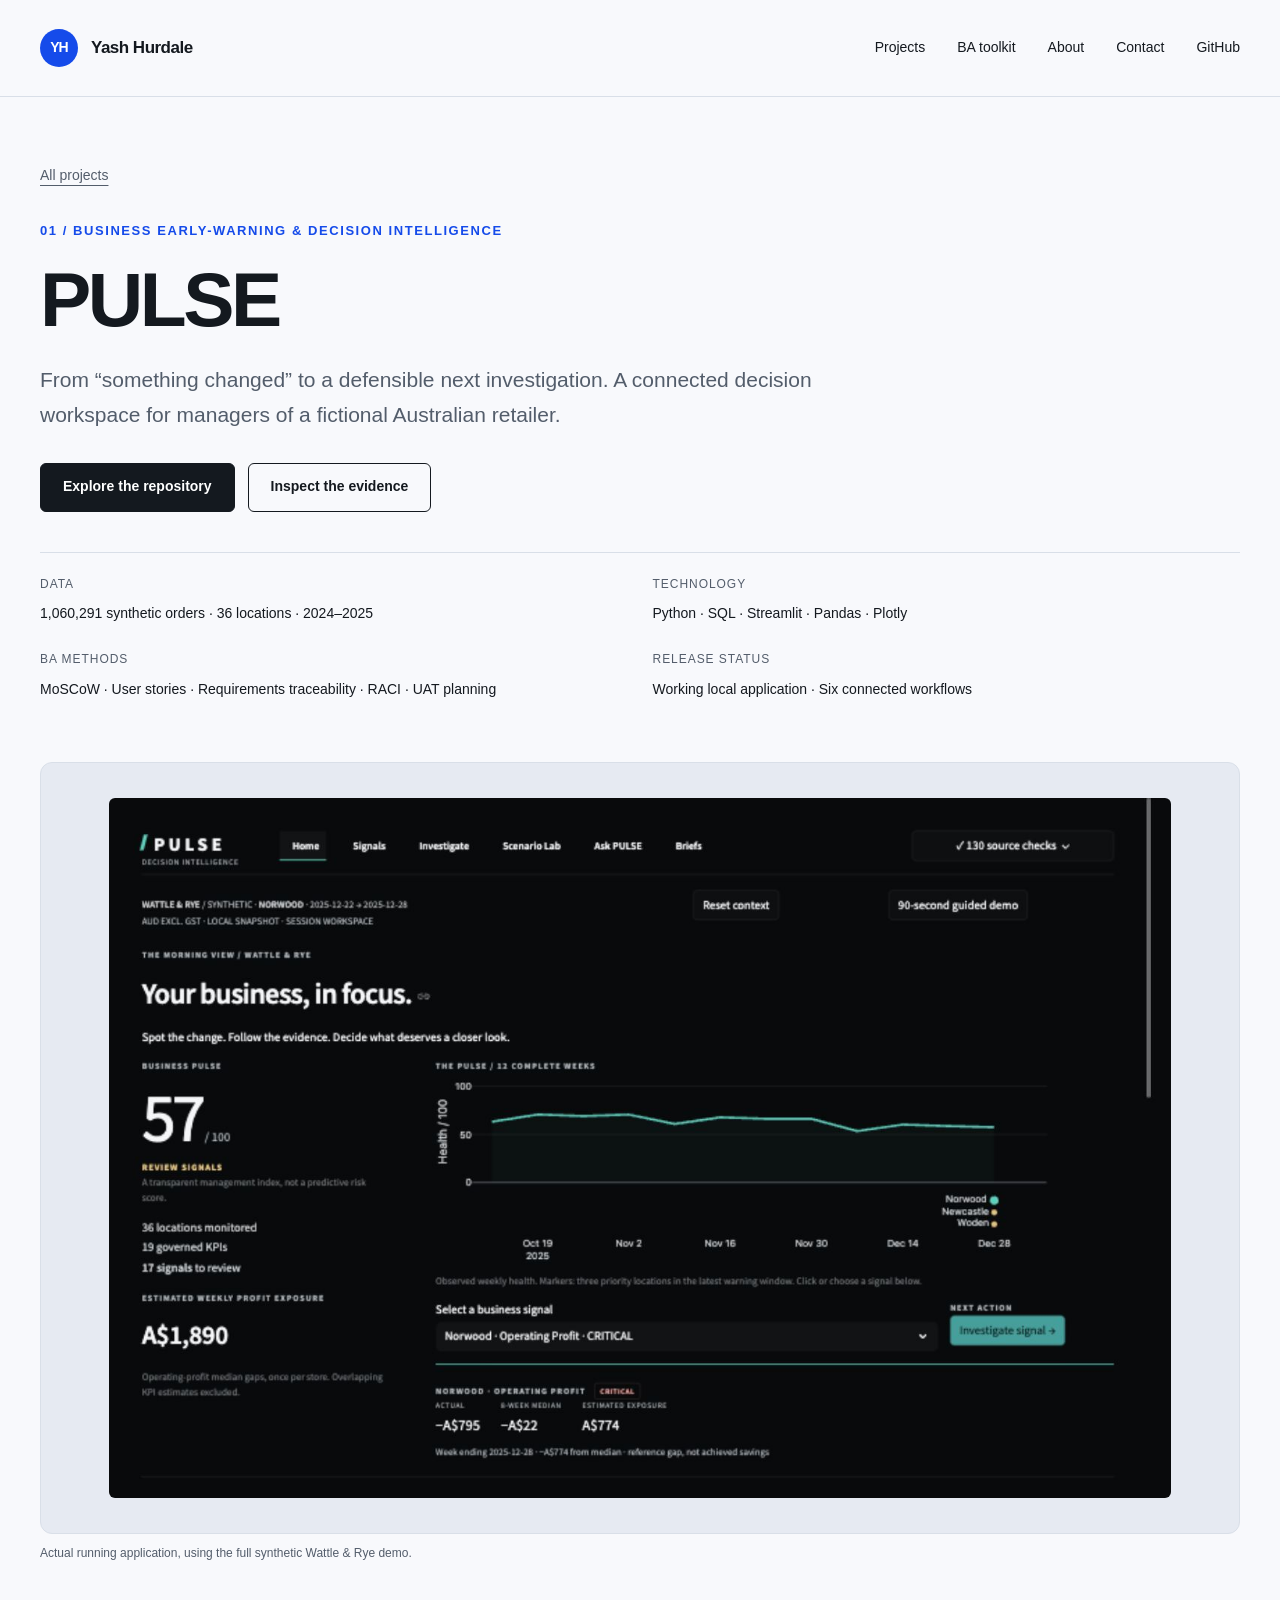
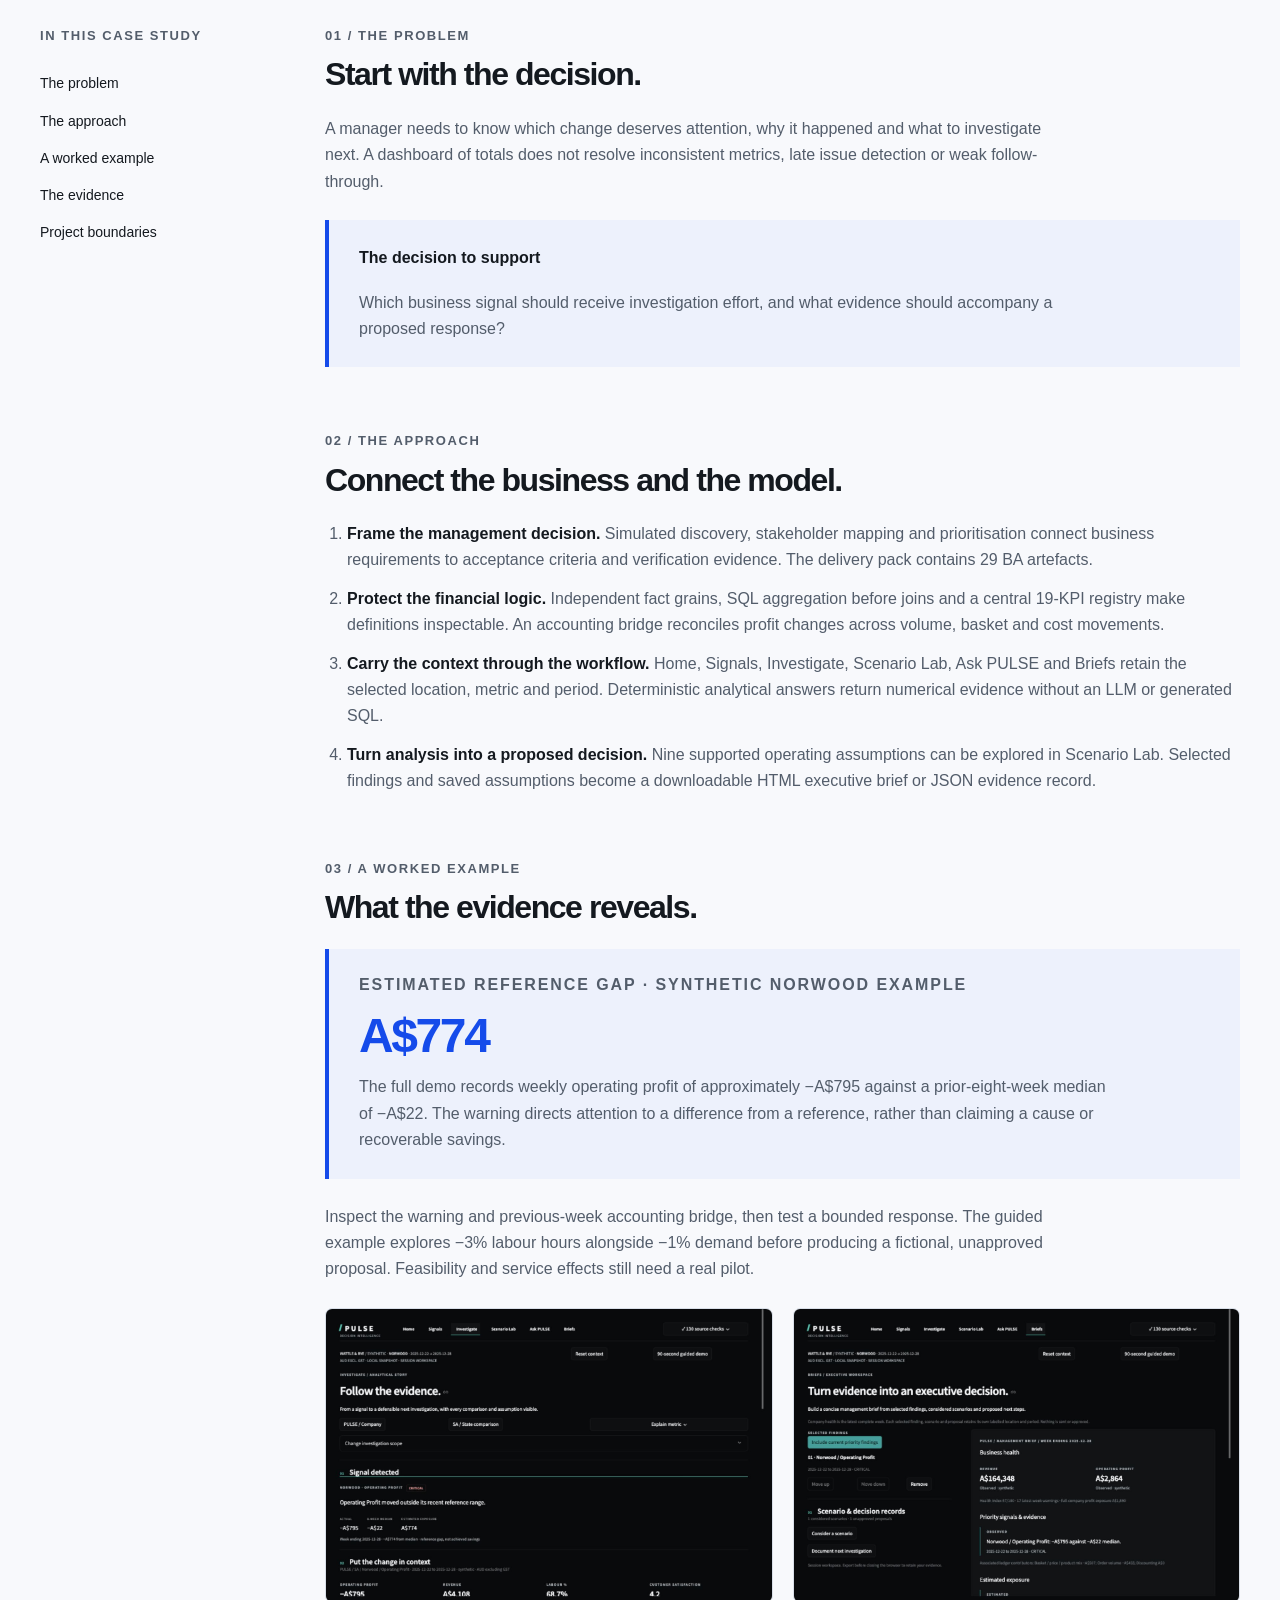
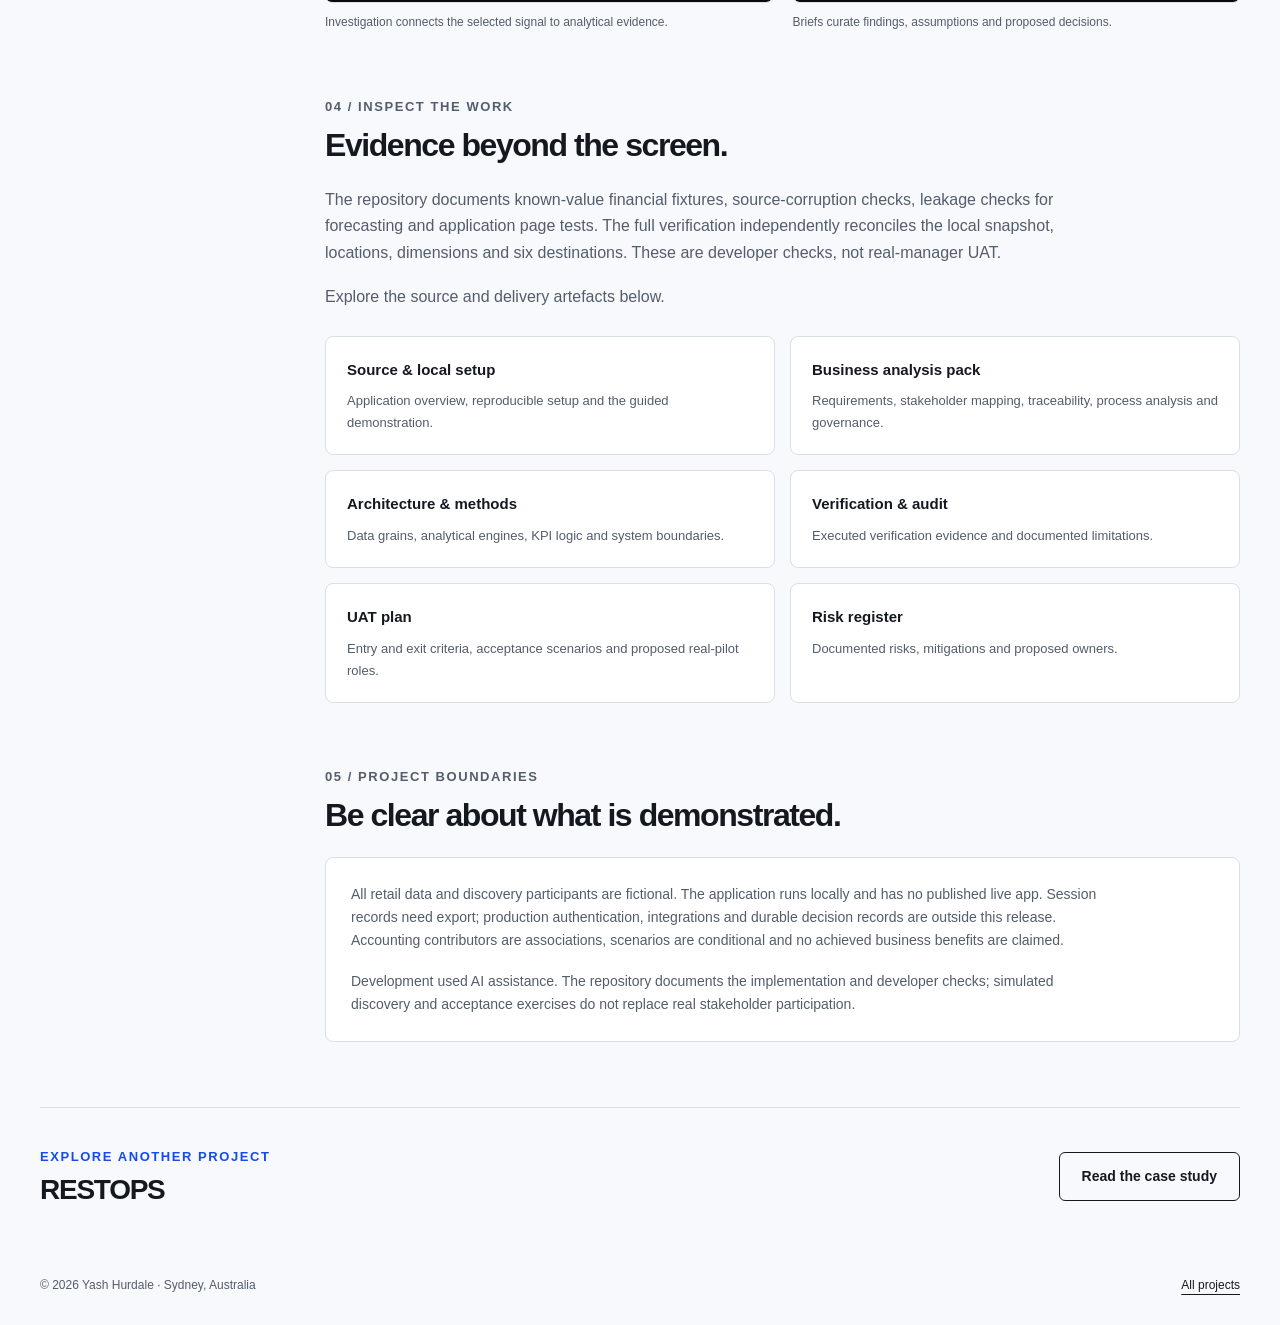
<file: pulse.html>
<!doctype html>
<html lang="en-AU"><head><meta charset="utf-8"><meta name="viewport" content="width=device-width,initial-scale=1"><title>PULSE case study | Yash Hurdale</title><meta name="description" content="From “something changed” to a defensible next investigation. A connected decision workspace for managers of a fictional Australian retailer."><link rel="icon" type="image/svg+xml" href="data:image/svg+xml,%3Csvg xmlns='http://www.w3.org/2000/svg' viewBox='0 0 32 32'%3E%3Crect width='32' height='32' rx='16' fill='%23154bea'/%3E%3Ctext x='16' y='21' text-anchor='middle' font-family='Arial' font-weight='bold' font-size='13' fill='white'%3EYH%3C/text%3E%3C/svg%3E"><link rel="stylesheet" href="styles.css"></head><body><a class="skip" href="#main">Skip to content</a><header class="header"><nav class="nav wrap" aria-label="Main navigation"><a class="brand" href="index.html"><span class="monogram" aria-hidden="true">YH</span>Yash Hurdale</a><div class="nav-links"><a href="index.html#projects">Projects</a><a href="index.html#ba-toolkit">BA toolkit</a><a href="index.html#about">About</a><a href="index.html#contact">Contact</a><a class="github-nav" href="https://github.com/yashayyy27">GitHub</a></div></nav></header><main id="main" class="wrap"><section class="case-hero"><a class="back" href="index.html#projects">All projects</a><p class="eyebrow blue">01 / Business early-warning &amp; decision intelligence</p><h1>PULSE</h1><p class="case-intro">From “something changed” to a defensible next investigation. A connected decision workspace for managers of a fictional Australian retailer.</p><div class="buttons"><a class="button primary" href="https://github.com/yashayyy27/PULSE">Explore the repository</a><a class="button secondary" href="#evidence">Inspect the evidence</a></div><dl class="case-meta"><div><dt>Data</dt><dd>1,060,291 synthetic orders · 36 locations · 2024–2025</dd></div><div><dt>Technology</dt><dd>Python · SQL · Streamlit · Pandas · Plotly</dd></div><div><dt>BA methods</dt><dd>MoSCoW · User stories · Requirements traceability · RACI · UAT planning</dd></div><div><dt>Release status</dt><dd>Working local application · Six connected workflows</dd></div></dl></section><figure style="margin:0"><div class="case-cover"><a href="pulse-home.jpg"><img src="pulse-home.jpg" alt="PULSE business health and selected profit warning" fetchpriority="high"></a></div><figcaption class="caption">Actual running application, using the full synthetic Wattle &amp; Rye demo.</figcaption></figure><div class="case-body"><aside class="case-toc" aria-label="Case study sections"><p class="eyebrow">In this case study</p><a href="#problem">The problem</a><a href="#approach">The approach</a><a href="#finding">A worked example</a><a href="#evidence">The evidence</a><a href="#scope">Project boundaries</a></aside><div><section class="case-section" id="problem"><p class="eyebrow blue">01 / The problem</p><h2>Start with the decision.</h2><p>A manager needs to know which change deserves attention, why it happened and what to investigate next. A dashboard of totals does not resolve inconsistent metrics, late issue detection or weak follow-through.</p><div class="finding"><p><strong>The decision to support</strong></p><p>Which business signal should receive investigation effort, and what evidence should accompany a proposed response?</p></div></section><section class="case-section" id="approach"><p class="eyebrow blue">02 / The approach</p><h2>Connect the business and the model.</h2><ol><li><strong>Frame the management decision.</strong> Simulated discovery, stakeholder mapping and prioritisation connect business requirements to acceptance criteria and verification evidence. The delivery pack contains 29 BA artefacts.</li><li><strong>Protect the financial logic.</strong> Independent fact grains, SQL aggregation before joins and a central 19-KPI registry make definitions inspectable. An accounting bridge reconciles profit changes across volume, basket and cost movements.</li><li><strong>Carry the context through the workflow.</strong> Home, Signals, Investigate, Scenario Lab, Ask PULSE and Briefs retain the selected location, metric and period. Deterministic analytical answers return numerical evidence without an LLM or generated SQL.</li><li><strong>Turn analysis into a proposed decision.</strong> Nine supported operating assumptions can be explored in Scenario Lab. Selected findings and saved assumptions become a downloadable HTML executive brief or JSON evidence record.</li></ol></section><section class="case-section" id="finding"><p class="eyebrow blue">03 / A worked example</p><h2>What the evidence reveals.</h2><div class="finding"><p class="eyebrow">Estimated reference gap · Synthetic Norwood example</p><span class="number">A$774</span><p>The full demo records weekly operating profit of approximately −A$795 against a prior-eight-week median of −A$22. The warning directs attention to a difference from a reference, rather than claiming a cause or recoverable savings.</p></div><p>Inspect the warning and previous-week accounting bridge, then test a bounded response. The guided example explores −3% labour hours alongside −1% demand before producing a fictional, unapproved proposal. Feasibility and service effects still need a real pilot.</p><div class="gallery"><figure><a href="pulse-investigate.jpg"><img src="pulse-investigate.jpg" alt="Investigation connects the selected signal to analytical evidence." loading="lazy"></a><figcaption>Investigation connects the selected signal to analytical evidence.</figcaption></figure><figure><a href="pulse-brief.jpg"><img src="pulse-brief.jpg" alt="Briefs curate findings, assumptions and proposed decisions." loading="lazy"></a><figcaption>Briefs curate findings, assumptions and proposed decisions.</figcaption></figure></div></section><section class="case-section" id="evidence"><p class="eyebrow blue">04 / Inspect the work</p><h2>Evidence beyond the screen.</h2><p>The repository documents known-value financial fixtures, source-corruption checks, leakage checks for forecasting and application page tests. The full verification independently reconciles the local snapshot, locations, dimensions and six destinations. These are developer checks, not real-manager UAT.</p><p style="margin-bottom:25px">Explore the source and delivery artefacts below.</p><div class="evidence-list"><a class="evidence-link" href="https://github.com/yashayyy27/PULSE/blob/main/README.md"><strong>Source &amp; local setup</strong><span>Application overview, reproducible setup and the guided demonstration.</span></a><a class="evidence-link" href="https://github.com/yashayyy27/PULSE/tree/main/docs/business-analysis"><strong>Business analysis pack</strong><span>Requirements, stakeholder mapping, traceability, process analysis and governance.</span></a><a class="evidence-link" href="https://github.com/yashayyy27/PULSE/blob/main/docs/ARCHITECTURE.md"><strong>Architecture &amp; methods</strong><span>Data grains, analytical engines, KPI logic and system boundaries.</span></a><a class="evidence-link" href="https://github.com/yashayyy27/PULSE/blob/main/docs/FINAL_AUDIT.md"><strong>Verification &amp; audit</strong><span>Executed verification evidence and documented limitations.</span></a><a class="evidence-link" href="https://github.com/yashayyy27/PULSE/blob/main/docs/business-analysis/19-uat-plan.md"><strong>UAT plan</strong><span>Entry and exit criteria, acceptance scenarios and proposed real-pilot roles.</span></a><a class="evidence-link" href="https://github.com/yashayyy27/PULSE/blob/main/docs/business-analysis/17-risk-register.md"><strong>Risk register</strong><span>Documented risks, mitigations and proposed owners.</span></a></div></section><section class="case-section" id="scope"><p class="eyebrow blue">05 / Project boundaries</p><h2>Be clear about what is demonstrated.</h2><div class="scope"><p>All retail data and discovery participants are fictional. The application runs locally and has no published live app. Session records need export; production authentication, integrations and durable decision records are outside this release. Accounting contributors are associations, scenarios are conditional and no achieved business benefits are claimed.</p><p>Development used AI assistance. The repository documents the implementation and developer checks; simulated discovery and acceptance exercises do not replace real stakeholder participation.</p></div></section></div></div><div class="next-project"><div><p class="eyebrow blue">Explore another project</p><h3>RESTOPS</h3></div><a class="button secondary" href="restops.html">Read the case study</a></div></main><footer class="footer wrap"><span>© 2026 Yash Hurdale · Sydney, Australia</span><a href="index.html#projects">All projects</a></footer></body></html>
</file>
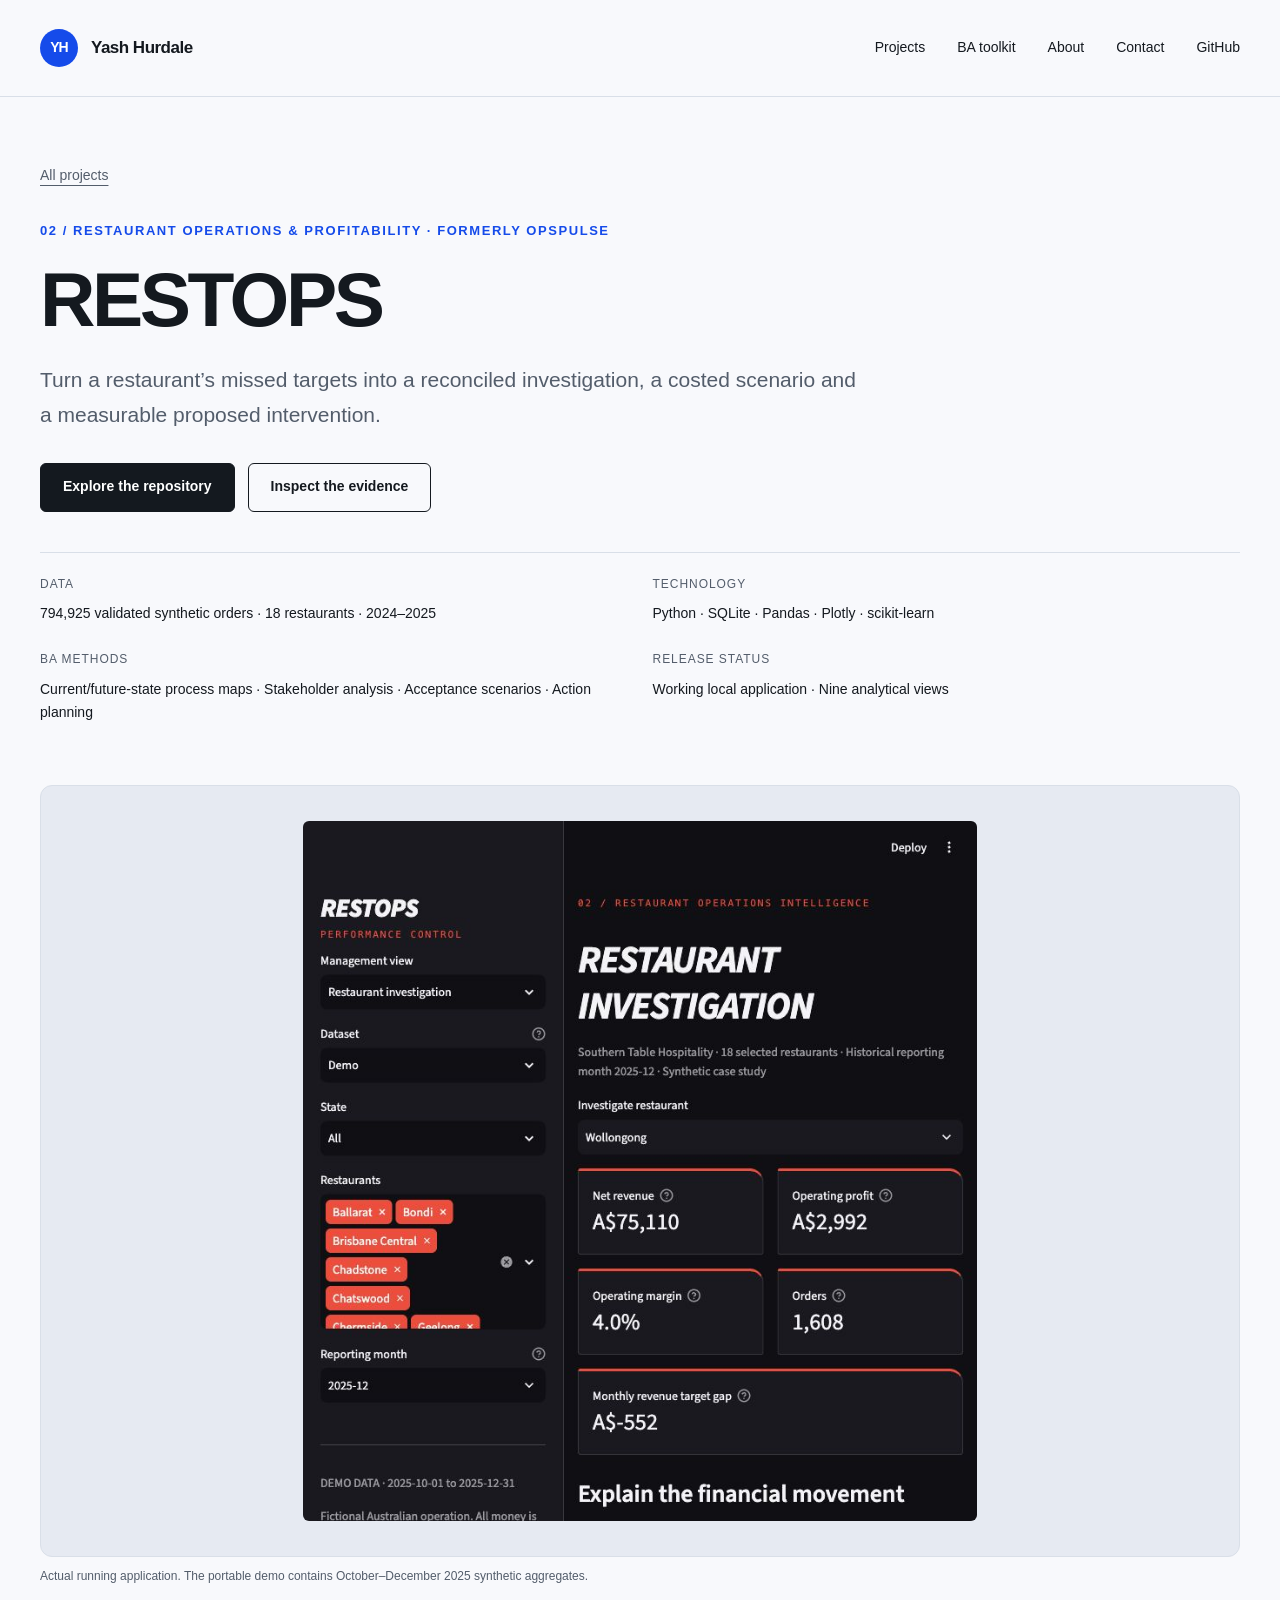
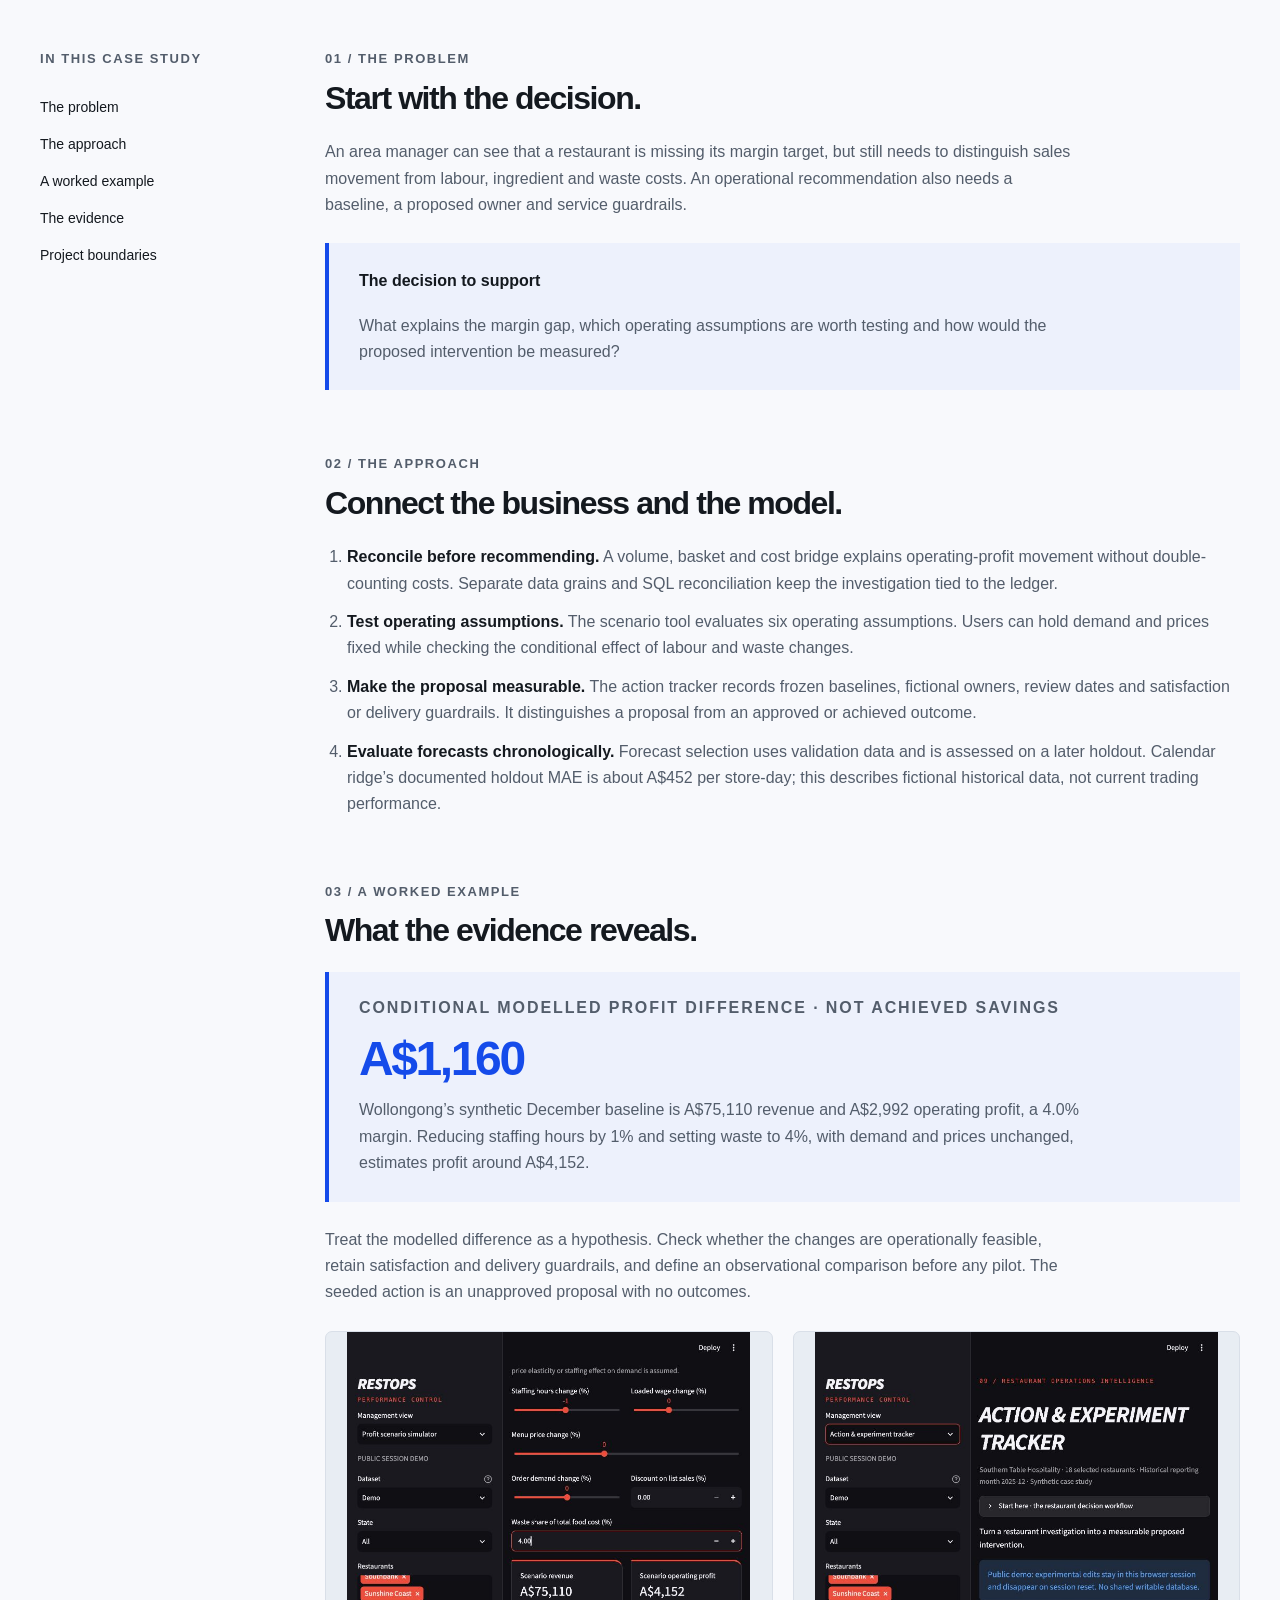
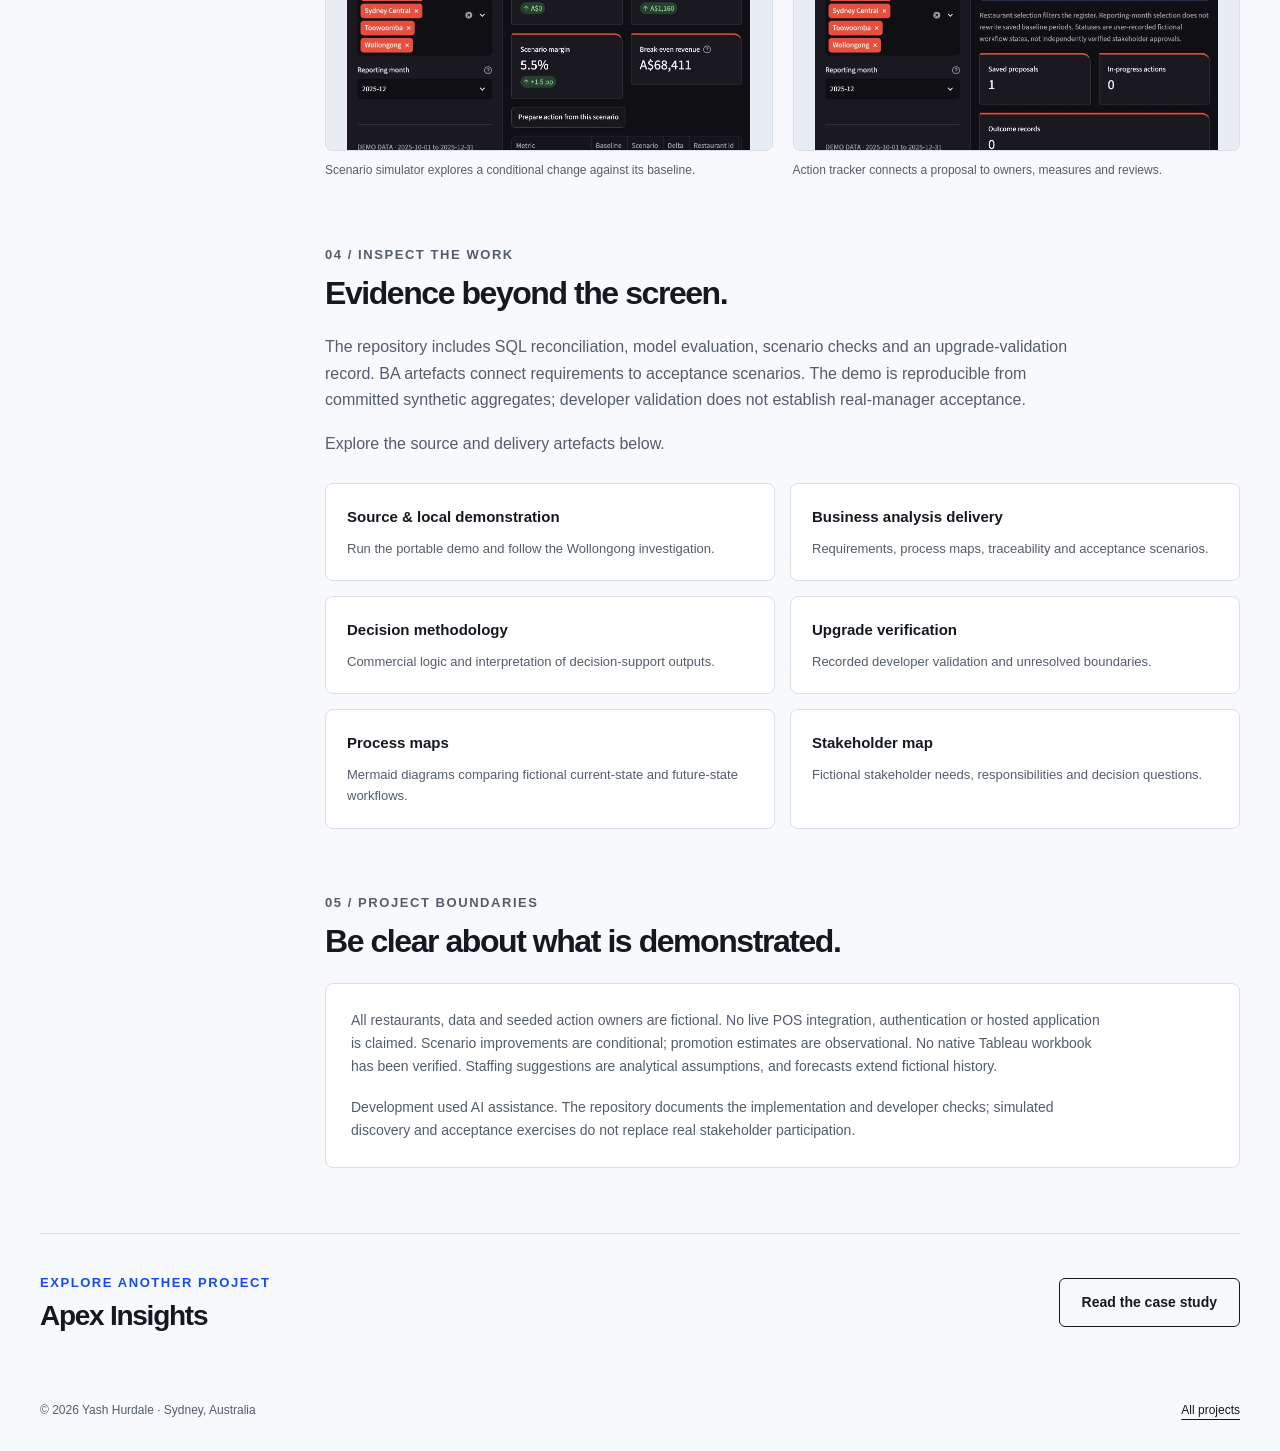
<file: restops.html>
<!doctype html>
<html lang="en-AU"><head><meta charset="utf-8"><meta name="viewport" content="width=device-width,initial-scale=1"><title>RESTOPS case study | Yash Hurdale</title><meta name="description" content="Turn a restaurant’s missed targets into a reconciled investigation, a costed scenario and a measurable proposed intervention."><link rel="icon" type="image/svg+xml" href="data:image/svg+xml,%3Csvg xmlns='http://www.w3.org/2000/svg' viewBox='0 0 32 32'%3E%3Crect width='32' height='32' rx='16' fill='%23154bea'/%3E%3Ctext x='16' y='21' text-anchor='middle' font-family='Arial' font-weight='bold' font-size='13' fill='white'%3EYH%3C/text%3E%3C/svg%3E"><link rel="stylesheet" href="styles.css"></head><body><a class="skip" href="#main">Skip to content</a><header class="header"><nav class="nav wrap" aria-label="Main navigation"><a class="brand" href="index.html"><span class="monogram" aria-hidden="true">YH</span>Yash Hurdale</a><div class="nav-links"><a href="index.html#projects">Projects</a><a href="index.html#ba-toolkit">BA toolkit</a><a href="index.html#about">About</a><a href="index.html#contact">Contact</a><a class="github-nav" href="https://github.com/yashayyy27">GitHub</a></div></nav></header><main id="main" class="wrap"><section class="case-hero"><a class="back" href="index.html#projects">All projects</a><p class="eyebrow blue">02 / Restaurant operations &amp; profitability · Formerly OpsPulse</p><h1>RESTOPS</h1><p class="case-intro">Turn a restaurant’s missed targets into a reconciled investigation, a costed scenario and a measurable proposed intervention.</p><div class="buttons"><a class="button primary" href="https://github.com/yashayyy27/RESTOPS">Explore the repository</a><a class="button secondary" href="#evidence">Inspect the evidence</a></div><dl class="case-meta"><div><dt>Data</dt><dd>794,925 validated synthetic orders · 18 restaurants · 2024–2025</dd></div><div><dt>Technology</dt><dd>Python · SQLite · Pandas · Plotly · scikit-learn</dd></div><div><dt>BA methods</dt><dd>Current/future-state process maps · Stakeholder analysis · Acceptance scenarios · Action planning</dd></div><div><dt>Release status</dt><dd>Working local application · Nine analytical views</dd></div></dl></section><figure style="margin:0"><div class="case-cover"><a href="restops-investigate.jpg"><img src="restops-investigate.jpg" alt="RESTOPS restaurant investigation showing operational and financial metrics" fetchpriority="high"></a></div><figcaption class="caption">Actual running application. The portable demo contains October–December 2025 synthetic aggregates.</figcaption></figure><div class="case-body"><aside class="case-toc" aria-label="Case study sections"><p class="eyebrow">In this case study</p><a href="#problem">The problem</a><a href="#approach">The approach</a><a href="#finding">A worked example</a><a href="#evidence">The evidence</a><a href="#scope">Project boundaries</a></aside><div><section class="case-section" id="problem"><p class="eyebrow blue">01 / The problem</p><h2>Start with the decision.</h2><p>An area manager can see that a restaurant is missing its margin target, but still needs to distinguish sales movement from labour, ingredient and waste costs. An operational recommendation also needs a baseline, a proposed owner and service guardrails.</p><div class="finding"><p><strong>The decision to support</strong></p><p>What explains the margin gap, which operating assumptions are worth testing and how would the proposed intervention be measured?</p></div></section><section class="case-section" id="approach"><p class="eyebrow blue">02 / The approach</p><h2>Connect the business and the model.</h2><ol><li><strong>Reconcile before recommending.</strong> A volume, basket and cost bridge explains operating-profit movement without double-counting costs. Separate data grains and SQL reconciliation keep the investigation tied to the ledger.</li><li><strong>Test operating assumptions.</strong> The scenario tool evaluates six operating assumptions. Users can hold demand and prices fixed while checking the conditional effect of labour and waste changes.</li><li><strong>Make the proposal measurable.</strong> The action tracker records frozen baselines, fictional owners, review dates and satisfaction or delivery guardrails. It distinguishes a proposal from an approved or achieved outcome.</li><li><strong>Evaluate forecasts chronologically.</strong> Forecast selection uses validation data and is assessed on a later holdout. Calendar ridge’s documented holdout MAE is about A$452 per store-day; this describes fictional historical data, not current trading performance.</li></ol></section><section class="case-section" id="finding"><p class="eyebrow blue">03 / A worked example</p><h2>What the evidence reveals.</h2><div class="finding"><p class="eyebrow">Conditional modelled profit difference · Not achieved savings</p><span class="number">A$1,160</span><p>Wollongong’s synthetic December baseline is A$75,110 revenue and A$2,992 operating profit, a 4.0% margin. Reducing staffing hours by 1% and setting waste to 4%, with demand and prices unchanged, estimates profit around A$4,152.</p></div><p>Treat the modelled difference as a hypothesis. Check whether the changes are operationally feasible, retain satisfaction and delivery guardrails, and define an observational comparison before any pilot. The seeded action is an unapproved proposal with no outcomes.</p><div class="gallery"><figure><a href="restops-scenario.jpg"><img src="restops-scenario.jpg" alt="Scenario simulator explores a conditional change against its baseline." loading="lazy"></a><figcaption>Scenario simulator explores a conditional change against its baseline.</figcaption></figure><figure><a href="restops-actions.jpg"><img src="restops-actions.jpg" alt="Action tracker connects a proposal to owners, measures and reviews." loading="lazy"></a><figcaption>Action tracker connects a proposal to owners, measures and reviews.</figcaption></figure></div></section><section class="case-section" id="evidence"><p class="eyebrow blue">04 / Inspect the work</p><h2>Evidence beyond the screen.</h2><p>The repository includes SQL reconciliation, model evaluation, scenario checks and an upgrade-validation record. BA artefacts connect requirements to acceptance scenarios. The demo is reproducible from committed synthetic aggregates; developer validation does not establish real-manager acceptance.</p><p style="margin-bottom:25px">Explore the source and delivery artefacts below.</p><div class="evidence-list"><a class="evidence-link" href="https://github.com/yashayyy27/RESTOPS/blob/main/README.md"><strong>Source &amp; local demonstration</strong><span>Run the portable demo and follow the Wollongong investigation.</span></a><a class="evidence-link" href="https://github.com/yashayyy27/RESTOPS/blob/main/docs/ba_delivery_pack.md"><strong>Business analysis delivery</strong><span>Requirements, process maps, traceability and acceptance scenarios.</span></a><a class="evidence-link" href="https://github.com/yashayyy27/RESTOPS/blob/main/docs/decision_support_methodology.md"><strong>Decision methodology</strong><span>Commercial logic and interpretation of decision-support outputs.</span></a><a class="evidence-link" href="https://github.com/yashayyy27/RESTOPS/blob/main/docs/upgrade_validation.md"><strong>Upgrade verification</strong><span>Recorded developer validation and unresolved boundaries.</span></a><a class="evidence-link" href="https://github.com/yashayyy27/RESTOPS/blob/main/docs/process_maps.md"><strong>Process maps</strong><span>Mermaid diagrams comparing fictional current-state and future-state workflows.</span></a><a class="evidence-link" href="https://github.com/yashayyy27/RESTOPS/blob/main/docs/stakeholder_map.md"><strong>Stakeholder map</strong><span>Fictional stakeholder needs, responsibilities and decision questions.</span></a></div></section><section class="case-section" id="scope"><p class="eyebrow blue">05 / Project boundaries</p><h2>Be clear about what is demonstrated.</h2><div class="scope"><p>All restaurants, data and seeded action owners are fictional. No live POS integration, authentication or hosted application is claimed. Scenario improvements are conditional; promotion estimates are observational. No native Tableau workbook has been verified. Staffing suggestions are analytical assumptions, and forecasts extend fictional history.</p><p>Development used AI assistance. The repository documents the implementation and developer checks; simulated discovery and acceptance exercises do not replace real stakeholder participation.</p></div></section></div></div><div class="next-project"><div><p class="eyebrow blue">Explore another project</p><h3>Apex Insights</h3></div><a class="button secondary" href="apex.html">Read the case study</a></div></main><footer class="footer wrap"><span>© 2026 Yash Hurdale · Sydney, Australia</span><a href="index.html#projects">All projects</a></footer></body></html>
</file>
<file: styles.css>
:root{--ink:#14191f;--muted:#535d6b;--blue:#154bea;--paper:#f8f9fc;--line:#d9dfe8;--white:#fff;--radius:12px;font-family:Arial,Helvetica,sans-serif;color:var(--ink);background:var(--paper);font-synthesis:none;scroll-behavior:smooth}
*{box-sizing:border-box}body{margin:0;font-size:16px;line-height:1.65}a{color:inherit;text-underline-offset:5px}button,a{-webkit-tap-highlight-color:transparent}a:hover{color:var(--blue)}a:focus-visible,summary:focus-visible{outline:3px solid var(--blue);outline-offset:6px}img{display:block;max-width:100%;height:auto}h1,h2,h3,p{margin:0}h1,h2,h3{line-height:1.08;letter-spacing:-.045em}h1{font-size:clamp(3.5rem,7.3vw,6.7rem);font-weight:700}h2{font-size:clamp(2.4rem,4.6vw,4.1rem)}h3{font-size:2.3rem}p+p{margin-top:18px}.wrap{width:min(1240px,calc(100% - 80px));margin:auto}.skip{position:absolute;left:20px;top:-80px;z-index:20;background:var(--white);padding:12px}.skip:focus{top:12px}.header{border-bottom:1px solid var(--line);background:var(--paper)}.nav{min-height:96px;display:flex;align-items:center;justify-content:space-between;gap:24px}.brand{display:flex;align-items:center;gap:13px;text-decoration:none;font-size:17px;font-weight:700;letter-spacing:-.03em}.monogram{display:grid;place-items:center;width:38px;height:38px;background:var(--blue);color:white;border-radius:50%;font-size:14px;letter-spacing:-1px}.nav-links{display:flex;align-items:center;gap:32px}.nav-links a{text-decoration:none;font-size:14px}.nav-links a:hover{text-decoration:underline}.eyebrow{font-size:13px;line-height:1.4;letter-spacing:.12em;text-transform:uppercase;font-weight:700}.blue{color:var(--blue)}.hero{display:grid;grid-template-columns:1fr 290px;gap:70px;align-items:center;padding:84px 0 74px}.hero h1{margin:25px 0 27px}.hero h1 span{color:var(--blue)}.hero-description{max-width:650px;font-size:19px;color:var(--muted);line-height:1.65}.buttons{display:flex;flex-wrap:wrap;align-items:center;gap:13px;margin-top:30px}.button{display:inline-flex;justify-content:center;align-items:center;min-height:49px;border:1px solid var(--ink);padding:11px 22px;border-radius:6px;text-decoration:none;font-size:14px;font-weight:700;transition:background .18s,color .18s}.button.primary{background:var(--ink);color:white}.button.primary:hover{background:var(--blue);border-color:var(--blue)}.button.secondary:hover{background:#e9edfa}.hero-note{margin-top:22px;font-size:13px;color:var(--muted)}.practice{border-left:1px solid var(--line);padding-left:32px}.practice-title{font-size:13px;letter-spacing:.1em;text-transform:uppercase;color:var(--muted);margin-bottom:25px}.practice-step{padding:19px 0;border-bottom:1px solid var(--line)}.practice-step:last-child{border-bottom:0}.practice-step span{font:13px monospace;color:var(--blue)}.practice-step strong{display:block;font-size:22px;line-height:1.3;letter-spacing:-.03em;margin:5px 0}.practice-step p{font-size:14px;color:var(--muted)}.section{padding:80px 0;border-top:1px solid var(--line);scroll-margin-top:28px}.section-title{display:flex;justify-content:space-between;align-items:flex-end;gap:30px;margin-bottom:40px}.section-title .eyebrow{margin-bottom:15px}.section-title>p{max-width:355px;color:var(--muted);font-size:16px}.project{display:grid;grid-template-columns:1.2fr 1fr;gap:50px;padding:40px 0;border-top:1px solid var(--line);align-items:center}.project:first-of-type{padding-top:0;border-top:0}.project-image{display:block;background:#e5e9f2;border:1px solid var(--line);border-radius:var(--radius);overflow:hidden;text-decoration:none;padding:23px}.project-image img{width:100%;height:285px;object-fit:contain;object-position:center;border-radius:5px;background:#0e1013;box-shadow:0 8px 25px #121a2920}.project-image.pulse{background:#e2e9ef}.project-image.restops{background:#ebe7e9}.project-image.apex{background:#e4eafa}.project-meta{display:flex;justify-content:space-between;gap:20px;font-size:12px;letter-spacing:.1em;color:var(--muted);text-transform:uppercase;margin-bottom:15px}.project h3{margin-bottom:14px}.project-description{color:var(--muted)}.tags{display:flex;gap:8px;flex-wrap:wrap;margin:20px 0}.tag{font-size:12px;line-height:1.5;border:1px solid var(--line);border-radius:4px;padding:4px 9px;background:var(--white)}.facts{display:flex;flex-wrap:wrap;gap:25px;margin:20px 0 25px}.fact strong{display:block;font-size:23px;line-height:1.2;letter-spacing:-.04em}.fact span{font-size:12px;color:var(--muted)}.text-link{font-size:14px;font-weight:700}.caption{font-size:12px;color:var(--muted);margin-top:10px;line-height:1.5}.about-grid{display:grid;grid-template-columns:1fr 1fr;gap:80px}.about-grid h2{margin:17px 0 25px}.about-copy{color:var(--muted);font-size:18px}.background{margin-top:28px;font-size:14px}.background p+p{margin-top:8px}.skills{margin:0;padding:0;list-style:none}.skills li{padding:23px 0;border-top:1px solid var(--line)}.skills li:first-child{padding-top:0;border-top:0}.skills h3{font-size:20px;letter-spacing:-.025em;margin-bottom:9px}.skills p{color:var(--muted);font-size:15px}.skills a{display:inline-block;font-size:13px;margin-top:9px}.contact{background:var(--blue);color:white;padding:65px;border-radius:var(--radius);display:flex;align-items:center;justify-content:space-between;gap:40px}.contact h2{font-size:clamp(2.4rem,4vw,3.5rem);margin-top:17px}.contact p{max-width:550px;margin-top:20px;color:#edf2ff}.contact .button{background:white;color:var(--blue);border-color:white;white-space:nowrap}.contact .button:hover{background:#e4ebff}.contact .text-link:hover{color:white}.contact-links{display:flex;flex-direction:column;gap:20px;align-items:flex-start}.footer{padding:30px 0;display:flex;gap:20px;align-items:center;justify-content:space-between;color:var(--muted);font-size:12px}.footer a{color:var(--ink)}.case-hero{padding:65px 0 45px}.back{display:inline-block;color:var(--muted);font-size:14px;margin-bottom:35px}.case-hero h1{font-size:clamp(3.3rem,6vw,5.5rem);margin:18px 0 22px}.case-intro{font-size:21px;color:var(--muted);max-width:820px}.case-meta{display:grid;grid-template-columns:1fr 1fr 1fr;gap:25px;margin-top:40px;padding-top:22px;border-top:1px solid var(--line)}.case-meta dt{font-size:12px;color:var(--muted);text-transform:uppercase;letter-spacing:.08em}.case-meta dd{margin:8px 0 0;font-size:14px}.case-cover{background:#e6eaf2;border:1px solid var(--line);padding:35px;border-radius:var(--radius)}.case-cover img{margin:auto;max-height:700px;object-fit:contain;border-radius:6px}.case-body{display:grid;grid-template-columns:220px 1fr;gap:65px;margin-top:65px}.case-toc{align-self:start;position:sticky;top:32px}.case-toc .eyebrow{margin-bottom:20px;color:var(--muted)}.case-toc a{display:block;font-size:14px;text-decoration:none;padding:7px 0}.case-section{margin-bottom:65px;scroll-margin-top:25px}.case-section h2{font-size:32px;margin:12px 0 24px}.case-section p{color:var(--muted);max-width:750px}.case-section ul{padding-left:22px;color:var(--muted)}.case-section li{margin-bottom:12px}.case-section strong{color:var(--ink)}.finding{border-left:4px solid var(--blue);padding:25px 30px;background:#edf1fc;margin:25px 0}.finding .number{display:block;font-size:48px;font-weight:700;line-height:1.2;letter-spacing:-.05em;color:var(--blue);margin:10px 0}.finding p{font-size:16px}.gallery{display:grid;grid-template-columns:1fr 1fr;gap:20px;margin:25px 0}.gallery figure{margin:0}.gallery img{border-radius:7px;max-height:420px;object-fit:contain;background:#e8edf3;width:100%;border:1px solid var(--line)}.gallery figcaption{font-size:12px;color:var(--muted);margin-top:10px}.evidence-list{display:grid;grid-template-columns:1fr 1fr;gap:15px}.evidence-link{padding:21px;border:1px solid var(--line);border-radius:8px;text-decoration:none;background:white}.evidence-link strong{display:block;font-size:15px;margin-bottom:8px}.evidence-link span{color:var(--muted);font-size:13px;display:block}.evidence-link:hover{border-color:var(--blue)}.scope{border:1px solid var(--line);padding:25px;border-radius:8px;background:white}.scope p{font-size:14px}.next-project{border-top:1px solid var(--line);padding:40px 0;display:flex;justify-content:space-between;gap:25px;align-items:center}.next-project h3{font-size:28px;margin-top:9px}
@media(min-width:1500px){.hero{padding:100px 0 90px}}
@media(max-width:900px){.wrap{width:calc(100% - 48px)}.hero{grid-template-columns:1fr;gap:35px;padding:60px 0}.practice{display:none}.hero h1{font-size:clamp(3.5rem,9vw,5.8rem)}.project{gap:30px;grid-template-columns:1fr 1fr}.project-image{padding:12px}.project-image img{height:235px}.about-grid{gap:40px}.contact{padding:40px}.case-body{grid-template-columns:1fr;gap:20px}.case-toc{position:static;display:flex;flex-wrap:wrap;gap:5px 22px;border-bottom:1px solid var(--line);padding-bottom:25px}.case-toc .eyebrow{width:100%;margin:0}.case-section{margin-bottom:50px}}
@media(max-width:620px){.wrap{width:calc(100% - 36px)}.nav{min-height:80px;gap:15px;align-items:center}.brand{font-size:14px;gap:8px}.monogram{width:30px;height:30px;font-size:12px}.nav-links{gap:16px}.nav-links a{font-size:13px}.nav-links .github-nav{display:none}.hero{padding:48px 0}.hero h1{font-size:3.55rem;line-height:1.03}.hero-description{font-size:17px}.eyebrow{font-size:12px}.hero-note{font-size:12px}.section{padding:50px 0}.section-title{display:block}.section-title>p{margin-top:20px}.project{grid-template-columns:1fr;gap:25px;padding:35px 0}.project-image img{height:230px}.project h3{font-size:32px}.project-meta{font-size:12px}.about-grid{grid-template-columns:1fr;gap:35px}.about-copy{font-size:17px}.contact{padding:32px 25px;display:block}.contact-links{margin-top:30px}.footer{align-items:flex-start;flex-direction:column;gap:8px}.case-hero{padding:40px 0 30px}.case-intro{font-size:18px}.case-meta{grid-template-columns:1fr;gap:15px;margin-top:25px}.case-cover{padding:12px}.case-body{margin-top:40px}.case-section h2{font-size:29px}.gallery{grid-template-columns:1fr}.evidence-list{grid-template-columns:1fr}.finding{padding:20px}.next-project{align-items:flex-start;flex-direction:column}.tags{margin:16px 0}.facts{gap:25px}.tag{font-size:12px}}
@media(prefers-reduced-motion:reduce){:root{scroll-behavior:auto}*{transition:none!important}}
@media print{.nav-links,.buttons,.contact,.case-toc{display:none}.wrap{width:100%}.hero,.section{padding:25px 0}.project{break-inside:avoid}.case-body{display:block}.header{background:white}body{background:white}}

.ba-grid{display:grid;grid-template-columns:repeat(3,1fr);gap:18px}.ba-card{padding:28px;border:1px solid var(--line);border-radius:8px;background:white;display:flex;flex-direction:column}.ba-card h3{font-size:21px;line-height:1.25;letter-spacing:-.025em;margin-bottom:15px}.ba-card p{color:var(--muted);font-size:15px;margin-bottom:23px}.ba-card a{margin-top:auto}.ba-tools{border-top:1px solid var(--line);padding-top:22px;margin-top:30px;font-size:14px;color:var(--muted)}.ba-tools p+p{margin-top:9px}.case-meta{grid-template-columns:repeat(2,1fr)}
@media(max-width:900px){.ba-grid{grid-template-columns:repeat(2,1fr)}}
@media(max-width:620px){.ba-grid{grid-template-columns:1fr}.ba-card{padding:24px}.case-meta{grid-template-columns:1fr}.nav-links{gap:12px}.nav-links a{font-size:12px}.brand{font-size:13px;gap:6px}.monogram{width:26px;height:26px}}
@media(max-width:360px){.nav{flex-wrap:wrap;justify-content:center;padding:15px 0}.nav-links{width:100%;justify-content:center}}

/* ! keeps its original black/white/red identity within the existing portfolio. */
.project-image.exclamation{background:#111;border-color:#111}.project-exclamation .project-meta{color:#9d231b}.project-exclamation h3{display:flex;gap:18px;align-items:center}.exclamation-wordmark{display:inline-block;color:#d83024;font-size:68px;line-height:.9;letter-spacing:-.07em}.project-subtitle{font-size:28px;line-height:1.1;letter-spacing:-.04em}.project-links{display:flex;flex-wrap:wrap;gap:15px 25px}.exclamation-case .case-hero{border-bottom:3px solid #d83024}.exclamation-case .case-hero h1{font-size:clamp(6rem,17vw,12rem);line-height:.85;color:#d83024;margin:25px 0}.exclamation-case .case-cover{background:#111;border-color:#111}.exclamation-case .finding{border-left-color:#d83024;background:#fff1ef}.exclamation-case .finding .number{color:#b3281d}.evidence-funnel{list-style:none;margin:25px 0;padding:0!important}.evidence-funnel li{display:grid;grid-template-columns:1fr auto;gap:7px 20px;margin:18px 0!important}.evidence-funnel strong{font-variant-numeric:tabular-nums}.funnel-track{grid-column:1/-1;background:#e4e7ed;height:9px;border-radius:2px;overflow:hidden}.funnel-track i{display:block;height:100%;background:#bf2b20;min-width:3px}.status-table{border-collapse:collapse;width:100%;margin:25px 0;font-size:14px}.status-table th,.status-table td{border-bottom:1px solid var(--line);text-align:left;padding:14px 12px 14px 0;vertical-align:top}.status-table th{font-size:12px;letter-spacing:.04em;text-transform:uppercase}.status-table th:first-child{width:28%}.case-section ol{padding-left:22px;color:var(--muted)}.exclamation-case .scope p+p{margin-top:16px}@media(max-width:620px){.project-subtitle{font-size:25px}.exclamation-wordmark{font-size:56px}.status-table{font-size:13px}.status-table th:first-child{width:33%}}
</file>
